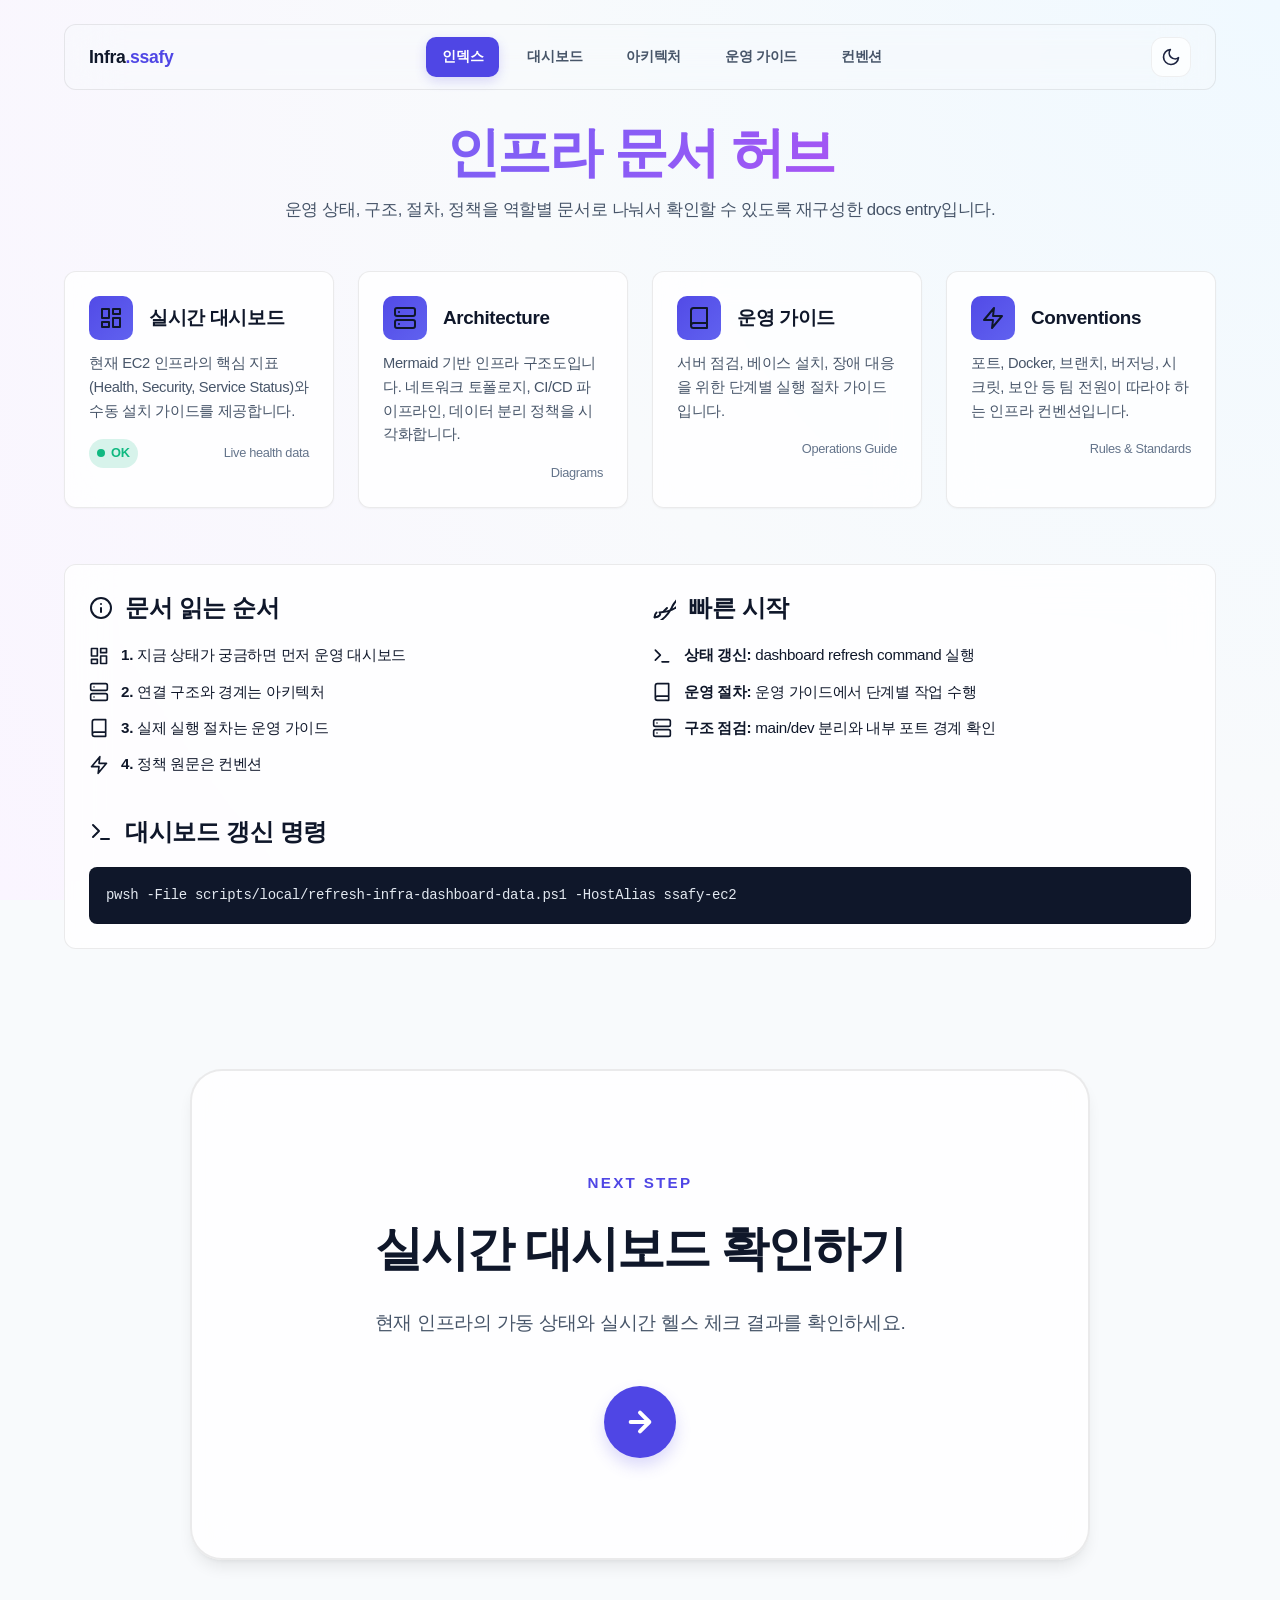
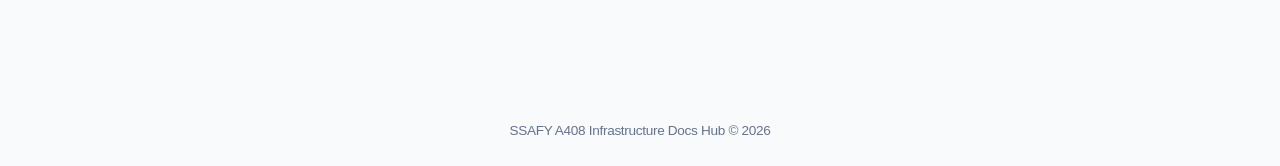
<file: index.html>
<!doctype html>
<html lang="ko">
<head>
  <meta charset="utf-8" />
  <meta name="viewport" content="width=device-width, initial-scale=1" />
  <title>SSAFY 인프라 문서 허브</title>
  <link rel="icon" href="data:image/svg+xml,<svg xmlns=%22http://www.w3.org/2000/svg%22 viewBox=%220 0 100 100%22><text y=%22.9em%22 font-size=%2290%22>🛡️</text></svg>">
  <script src="assets/ssafy-docs.js?v=20260314-3"></script>
  <script>const NEXT_PAGE = 'infra-dashboard.html';</script>
  <style>
    header.reveal-on-scroll {
      margin-bottom: 48px;
    }

    .card-grid {
      display: grid;
      gap: 24px;
      grid-template-columns: repeat(auto-fit, minmax(260px, 1fr));
    }

    .card {
      background: var(--card-bg);
      backdrop-filter: blur(20px);
      -webkit-backdrop-filter: blur(20px);
      border: 1px solid var(--card-border);
      border-radius: var(--radius);
      padding: 24px;
      box-shadow: var(--shadow-sm);
      transition: all var(--transition);
      position: relative;
      overflow: hidden;
      text-decoration: none;
      color: inherit;
      display: block;
    }

    .card:hover {
      transform: translateY(-5px);
      box-shadow: var(--shadow-md), 0 0 24px var(--accent-glow);
      border-color: var(--accent);
    }

    .card-header {
      display: flex;
      align-items: center;
      gap: 16px;
      margin-bottom: 12px;
    }

    .card-icon {
      width: 44px;
      height: 44px;
      border-radius: 10px;
      display: flex;
      align-items: center;
      justify-content: center;
      background: linear-gradient(135deg, var(--accent) -20%, var(--accent-light) 120%);
    }

    .card-icon svg {
      width: 24px;
      height: 24px;
      stroke: white;
    }

    .card-title {
      font-size: 1.18rem;
      font-weight: 700;
      letter-spacing: -0.02em;
      color: var(--text-primary);
    }

    .card-desc {
      font-size: 0.92rem;
      color: var(--text-secondary);
      line-height: 1.6;
    }

    .card-footer {
      margin-top: 16px;
      display: flex;
      justify-content: space-between;
      align-items: center;
      font-size: 0.8rem;
      color: var(--text-muted);
      gap: 12px;
    }

    .status-indicator {
      display: inline-flex;
      align-items: center;
      gap: 6px;
      padding: 4px 8px;
      border-radius: 999px;
      background-color: color-mix(in srgb, var(--status-ok) 16%, transparent);
      color: var(--status-ok);
      font-weight: 700;
    }

    .status-indicator .dot {
      width: 8px;
      height: 8px;
      border-radius: 50%;
      background-color: var(--status-ok);
      animation: pulse-ok 2s infinite;
    }

    .section {
      margin-top: 56px;
      padding: 24px;
      background: var(--card-bg);
      backdrop-filter: blur(20px);
      -webkit-backdrop-filter: blur(20px);
      border: 1px solid var(--card-border);
      border-radius: var(--radius);
    }

    .section-title {
      font-size: 1.5rem;
      font-weight: 700;
      margin-bottom: 16px;
      display: flex;
      align-items: center;
      gap: 12px;
    }

    .section-title svg {
      width: 24px;
      height: 24px;
      stroke: var(--accent);
    }

    .two-col-grid {
      display: grid;
      grid-template-columns: 1fr 1fr;
      gap: 24px;
    }

    .list-item {
      display: flex;
      align-items: center;
      gap: 12px;
      margin-bottom: 12px;
      font-size: 0.95rem;
    }

    .list-item .icon {
      width: 20px;
      height: 20px;
      stroke: var(--accent-light);
    }

    pre {
      background: #020617;
      color: #e2e8f0;
      border: 1px solid var(--card-border);
      border-radius: 8px;
      padding: 16px;
      overflow-x: auto;
      font-size: 0.875rem;
      font-family: "JetBrains Mono", "Fira Code", monospace;
    }

    [data-theme="light"] pre {
      background: #0f172a;
    }

    footer {
      margin-top: 48px;
      text-align: center;
      font-size: 0.85rem;
      color: var(--text-muted);
    }

    @keyframes pulse-ok {
      0%, 100% { box-shadow: 0 0 0 0 color-mix(in srgb, var(--status-ok) 70%, transparent); }
      70% { box-shadow: 0 0 0 8px rgba(34, 197, 94, 0); }
    }

    .card-grid > .reveal-on-scroll:nth-child(1) { transition-delay: 0.08s; }
    .card-grid > .reveal-on-scroll:nth-child(2) { transition-delay: 0.16s; }
    .card-grid > .reveal-on-scroll:nth-child(3) { transition-delay: 0.24s; }
    .card-grid > .reveal-on-scroll:nth-child(4) { transition-delay: 0.32s; }
    .card-grid > .reveal-on-scroll:nth-child(5) { transition-delay: 0.4s; }

    @media (max-width: 768px) {
      .two-col-grid {
        grid-template-columns: 1fr;
      }
    }
  </style>
  <link rel="stylesheet" href="assets/ssafy-docs.css?v=20260314-3" />
</head>
<body>
  <svg style="display:none">
    <symbol id="icon-sun" viewBox="0 0 24 24" fill="none" stroke="currentColor" stroke-width="2" stroke-linecap="round" stroke-linejoin="round"><circle cx="12" cy="12" r="5"></circle><line x1="12" y1="1" x2="12" y2="3"></line><line x1="12" y1="21" x2="12" y2="23"></line><line x1="4.22" y1="4.22" x2="5.64" y2="5.64"></line><line x1="18.36" y1="18.36" x2="19.78" y2="19.78"></line><line x1="1" y1="12" x2="3" y2="12"></line><line x1="21" y1="12" x2="23" y2="12"></line><line x1="4.22" y1="19.78" x2="5.64" y2="18.36"></line><line x1="18.36" y1="5.64" x2="19.78" y2="4.22"></line></symbol>
    <symbol id="icon-moon" viewBox="0 0 24 24" fill="none" stroke="currentColor" stroke-width="2" stroke-linecap="round" stroke-linejoin="round"><path d="M21 12.79A9 9 0 1 1 11.21 3 7 7 0 0 0 21 12.79z"></path></symbol>
    <symbol id="icon-dashboard" viewBox="0 0 24 24" fill="none" stroke="currentColor" stroke-width="2" stroke-linecap="round" stroke-linejoin="round"><rect x="3" y="3" width="7" height="9"></rect><rect x="14" y="3" width="7" height="5"></rect><rect x="14" y="12" width="7" height="9"></rect><rect x="3" y="16" width="7" height="5"></rect></symbol>
    <symbol id="icon-proposal" viewBox="0 0 24 24" fill="none" stroke="currentColor" stroke-width="2" stroke-linecap="round" stroke-linejoin="round"><path d="M15.5 14h-.01"></path><path d="M12.5 17h-.01"></path><path d="M9.5 14h-.01"></path><path d="M6.5 17h-.01"></path><path d="M18.5 11h-.01"></path><path d="m22 2-3 3"></path><path d="M22 2v5h-5"></path><path d="M2 12v5.5a3.5 3.5 0 0 0 3.5 3.5h13A3.5 3.5 0 0 0 22 17.5V9.83a3.5 3.5 0 0 0-1.02-2.4l-4.24-4.24A3.5 3.5 0 0 0 14.17 2H5.5A3.5 3.5 0 0 0 2 5.5Z"></path></symbol>
    <symbol id="icon-guide" viewBox="0 0 24 24" fill="none" stroke="currentColor" stroke-width="2" stroke-linecap="round" stroke-linejoin="round"><path d="M4 19.5v-15A2.5 2.5 0 0 1 6.5 2H20v20H6.5a2.5 2.5 0 0 1 0-5H20"></path></symbol>
    <symbol id="icon-terminal" viewBox="0 0 24 24" fill="none" stroke="currentColor" stroke-width="2" stroke-linecap="round" stroke-linejoin="round"><polyline points="4 17 10 11 4 5"></polyline><line x1="12" y1="19" x2="20" y2="19"></line></symbol>
    <symbol id="icon-hamburger" viewBox="0 0 24 24" fill="none" stroke="currentColor" stroke-width="2" stroke-linecap="round" stroke-linejoin="round"><line x1="3" y1="12" x2="21" y2="12"></line><line x1="3" y1="6" x2="21" y2="6"></line><line x1="3" y1="18" x2="21" y2="18"></line></symbol>
    <symbol id="icon-close" viewBox="0 0 24 24" fill="none" stroke="currentColor" stroke-width="2" stroke-linecap="round" stroke-linejoin="round"><line x1="18" y1="6" x2="6" y2="18"></line><line x1="6" y1="6" x2="18" y2="18"></line></symbol>
    <symbol id="icon-info" viewBox="0 0 24 24" fill="none" stroke="currentColor" stroke-width="2" stroke-linecap="round" stroke-linejoin="round"><circle cx="12" cy="12" r="10"></circle><line x1="12" y1="16" x2="12" y2="12"></line><line x1="12" y1="8" x2="12.01" y2="8"></line></symbol>
    <symbol id="icon-rocket" viewBox="0 0 24 24" fill="none" stroke="currentColor" stroke-width="2" stroke-linecap="round" stroke-linejoin="round"><path d="M4.5 16.5c-1.5 1.26-2 5-2 5s3.74-.5 5-2c.71-.84.7-2.3.05-3.11.66-.06 1.32-.12 2-.2.88-.08 1.76-.19 2.64-.33.88-.14 1.76-.3 2.64-.5.88-.2 1.76-.44 2.64-.73.88-.29 1.76-.63 2.64-1.03.88-.4 1.76-.85 2.64-1.35.88-.5 1.76-1.05 2.64-1.65.88-.6 1.76-1.28 2.64-2.02s1.6-1.6 2.1-2.5c.5-.9.6-2-.3-3.1s-2.2-1.8-3.1-.3c-.9.5-1.82 1.1-2.5 2.1s-1.42 1.76-2.02 2.64c-.6.88-1.15 1.76-1.65 2.64s-.83 1.76-1.35 2.64c-.52.88-1.04 1.76-1.59 2.64s-1.19 1.76-1.89 2.64c-.7.88-1.49 1.76-2.37 2.64s-1.86 1.76-2.93 2.64c-1.07.88-2.23 1.76-3.48 2.64-1.25.88-2.6 1.76-4.03 2.64-1.43.88-2.95 1.76-4.5 2.64-1.55.88-3.15 1.76-4.8 2.64"></path><path d="m15 12-3 3"></path></symbol>
    <symbol id="icon-server" viewBox="0 0 24 24" fill="none" stroke="currentColor" stroke-width="2" stroke-linecap="round" stroke-linejoin="round"><rect x="2" y="2" width="20" height="8" rx="2" ry="2"></rect><rect x="2" y="14" width="20" height="8" rx="2" ry="2"></rect><line x1="6" y1="6" x2="6.01" y2="6"></line><line x1="6" y1="18" x2="6.01" y2="18"></line></symbol>
    <symbol id="icon-zap" viewBox="0 0 24 24" fill="none" stroke="currentColor" stroke-width="2" stroke-linecap="round" stroke-linejoin="round"><polygon points="13 2 3 14 12 14 11 22 21 10 12 10 13 2"></polygon></symbol>
  </svg>

  <main class="container">
    <nav class="main-nav">
      <a href="dashboard-index.html" class="nav-logo">Infra<span class="nav-logo-accent">.ssafy</span></a>
      <div class="nav-links" id="navLinks">
        <a href="dashboard-index.html" class="nav-link active">인덱스</a>
        <a href="infra-dashboard.html" class="nav-link">대시보드</a>
        <a href="infra-architecture.html" class="nav-link">아키텍처</a>
        <a href="infra-runbook.html" class="nav-link">운영 가이드</a>
        <a href="infra-conventions.html" class="nav-link">컨벤션</a>
      </div>
      <div class="nav-controls">
        <button class="theme-toggle" id="themeToggle" aria-label="Toggle theme">
          <svg id="iconSun"><use href="#icon-sun"></use></svg>
          <svg id="iconMoon"><use href="#icon-moon"></use></svg>
        </button>
        <button class="hamburger" id="hamburgerBtn" aria-label="Toggle menu">
          <svg id="iconHamburger"><use href="#icon-hamburger"></use></svg>
          <svg id="iconClose"><use href="#icon-close"></use></svg>
        </button>
      </div>
    </nav>

    <header class="reveal-on-scroll">
      <h1 class="hero-title">인프라 문서 허브</h1>
      <p class="hero-sub">운영 상태, 구조, 절차, 정책을 역할별 문서로 나눠서 확인할 수 있도록 재구성한 docs entry입니다.</p>
    </header>

    <section class="card-grid">
      <a href="infra-dashboard.html" class="card reveal-on-scroll">
        <div class="card-header">
          <div class="card-icon"><svg><use href="#icon-dashboard"></use></svg></div>
          <h2 class="card-title">실시간 대시보드</h2>
        </div>
        <p class="card-desc">현재 EC2 인프라의 핵심 지표(Health, Security, Service Status)와 수동 설치 가이드를 제공합니다.</p>
        <div class="card-footer">
            <span class="status-indicator"><span class="dot"></span>OK</span>
            <span>Live health data</span>
        </div>
      </a>

      <a href="infra-architecture.html" class="card reveal-on-scroll">
        <div class="card-header">
          <div class="card-icon"><svg><use href="#icon-server"></use></svg></div>
          <h2 class="card-title">Architecture</h2>
        </div>
        <p class="card-desc">Mermaid 기반 인프라 구조도입니다. 네트워크 토폴로지, CI/CD 파이프라인, 데이터 분리 정책을 시각화합니다.</p>
        <div class="card-footer">
            <span>&nbsp;</span>
            <span>Diagrams</span>
        </div>
      </a>

      <a href="infra-runbook.html" class="card reveal-on-scroll">
        <div class="card-header">
          <div class="card-icon"><svg><use href="#icon-guide"></use></svg></div>
          <h2 class="card-title">운영 가이드</h2>
        </div>
        <p class="card-desc">서버 점검, 베이스 설치, 장애 대응을 위한 단계별 실행 절차 가이드입니다.</p>
        <div class="card-footer">
            <span>&nbsp;</span>
            <span>Operations Guide</span>
        </div>
      </a>

      <a href="infra-conventions.html" class="card reveal-on-scroll">
        <div class="card-header">
          <div class="card-icon"><svg><use href="#icon-zap"></use></svg></div>
          <h2 class="card-title">Conventions</h2>
        </div>
        <p class="card-desc">포트, Docker, 브랜치, 버저닝, 시크릿, 보안 등 팀 전원이 따라야 하는 인프라 컨벤션입니다.</p>
        <div class="card-footer">
            <span>&nbsp;</span>
            <span>Rules &amp; Standards</span>
        </div>
      </a>
    </section>

    <section class="section reveal-on-scroll" style="transition-delay: 0.46s;">
      <div class="two-col-grid">
        <div>
          <h3 class="section-title"><svg><use href="#icon-info"></use></svg>문서 읽는 순서</h3>
          <div class="list-item"><svg class="icon"><use href="#icon-dashboard"></use></svg><div><strong>1.</strong> 지금 상태가 궁금하면 먼저 운영 대시보드</div></div>
          <div class="list-item"><svg class="icon"><use href="#icon-server"></use></svg><div><strong>2.</strong> 연결 구조와 경계는 아키텍처</div></div>
          <div class="list-item"><svg class="icon"><use href="#icon-guide"></use></svg><div><strong>3.</strong> 실제 실행 절차는 운영 가이드</div></div>
          <div class="list-item"><svg class="icon"><use href="#icon-zap"></use></svg><div><strong>4.</strong> 정책 원문은 컨벤션</div></div>
        </div>
        <div>
          <h3 class="section-title"><svg><use href="#icon-rocket"></use></svg>빠른 시작</h3>
          <div class="list-item"><svg class="icon"><use href="#icon-terminal"></use></svg><div><strong>상태 갱신:</strong> dashboard refresh command 실행</div></div>
          <div class="list-item"><svg class="icon"><use href="#icon-guide"></use></svg><div><strong>운영 절차:</strong> 운영 가이드에서 단계별 작업 수행</div></div>
          <div class="list-item"><svg class="icon"><use href="#icon-server"></use></svg><div><strong>구조 점검:</strong> main/dev 분리와 내부 포트 경계 확인</div></div>
        </div>
      </div>
      <h3 class="section-title" style="margin-top: 24px;"><svg><use href="#icon-terminal"></use></svg>대시보드 갱신 명령</h3>
      <pre><code>pwsh -File scripts/local/refresh-infra-dashboard-data.ps1 -HostAlias ssafy-ec2</code></pre>
    </section>

    <section class="next-step-container reveal-on-scroll">
      <a href="infra-dashboard.html" class="next-page-trigger">
        <div class="next-step-label">Next Step</div>
        <h2 class="next-step-title">실시간 대시보드 확인하기</h2>
        <p class="next-step-desc">현재 인프라의 가동 상태와 실시간 헬스 체크 결과를 확인하세요.</p>
        <div class="next-step-icon">
          <svg viewBox="0 0 24 24" stroke="currentColor" fill="none" stroke-width="2" stroke-linecap="round" stroke-linejoin="round"><path d="M5 12h14M12 5l7 7-7 7"/></svg>
        </div>
      </a>
    </section>

    <footer class="reveal-on-scroll" style="transition-delay: 0.52s;">SSAFY A408 Infrastructure Docs Hub © 2026</footer>
  </main>
</body>
</html>
</file>
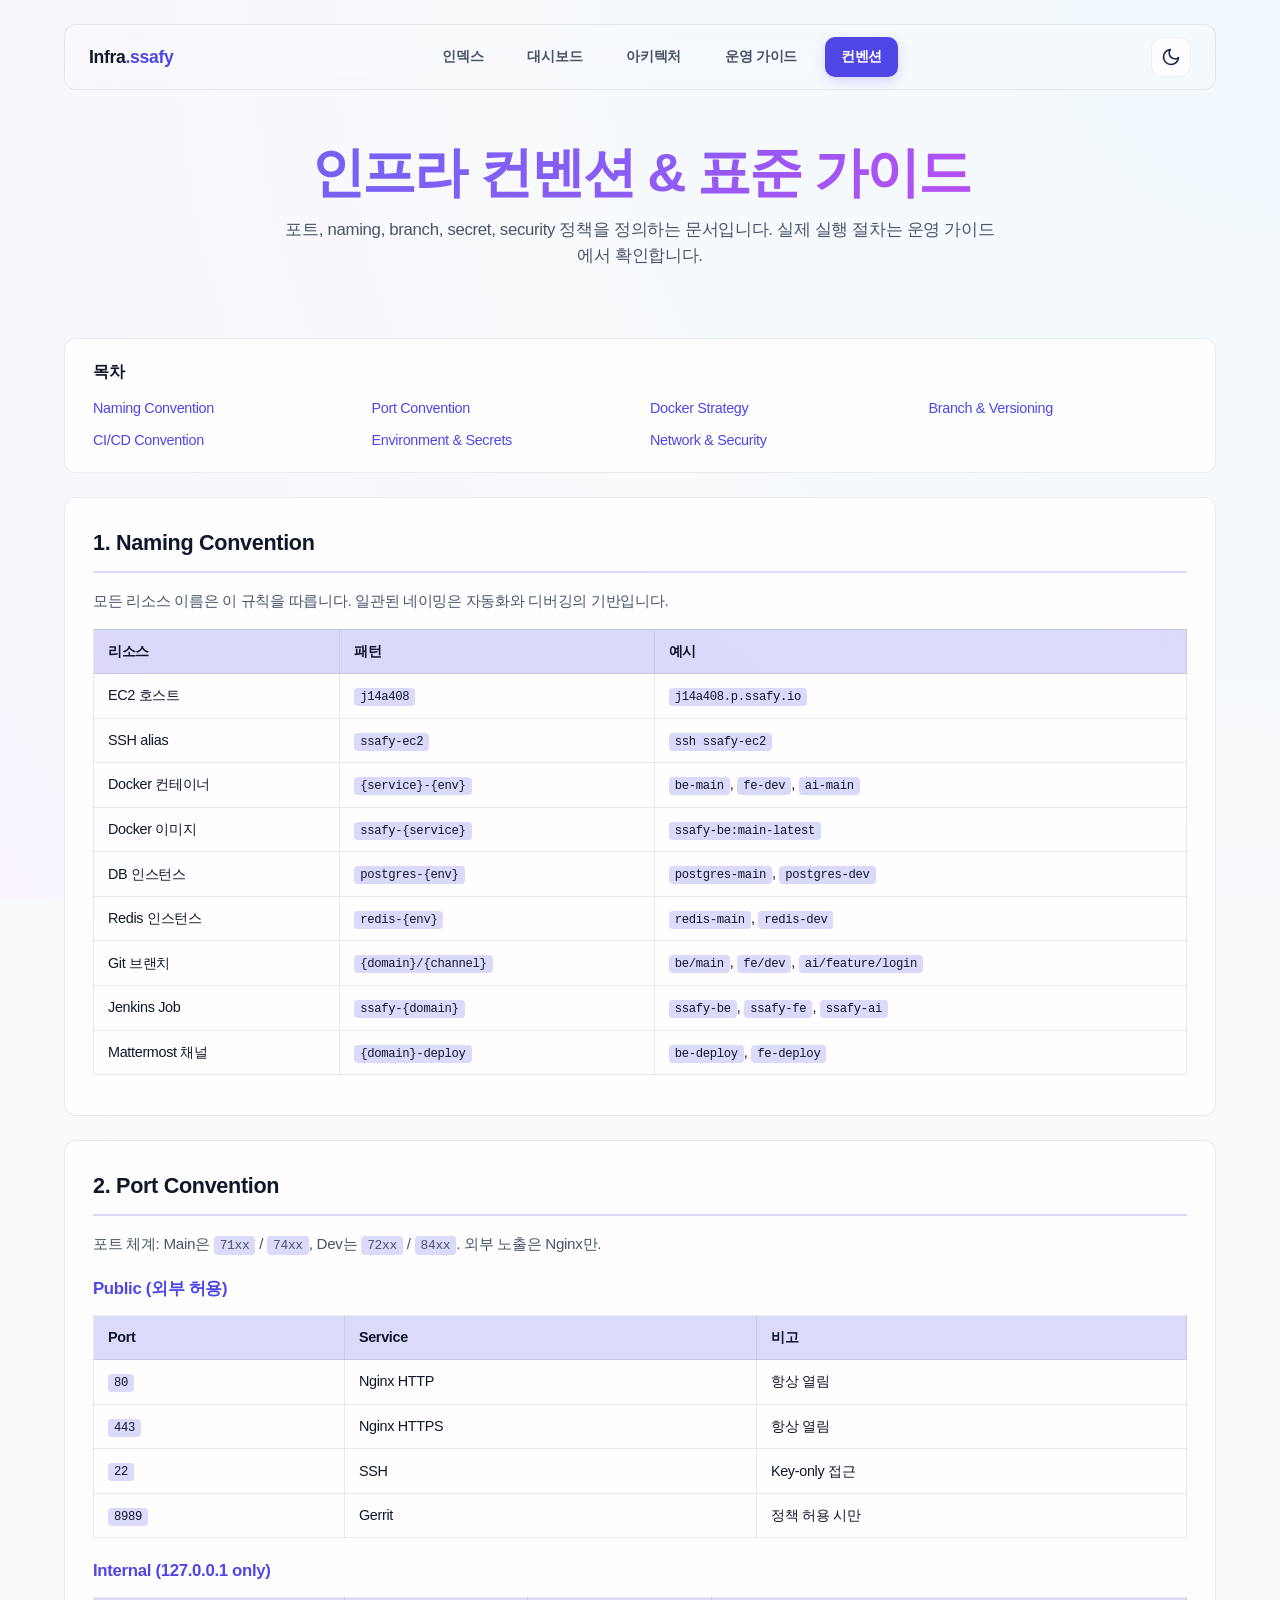
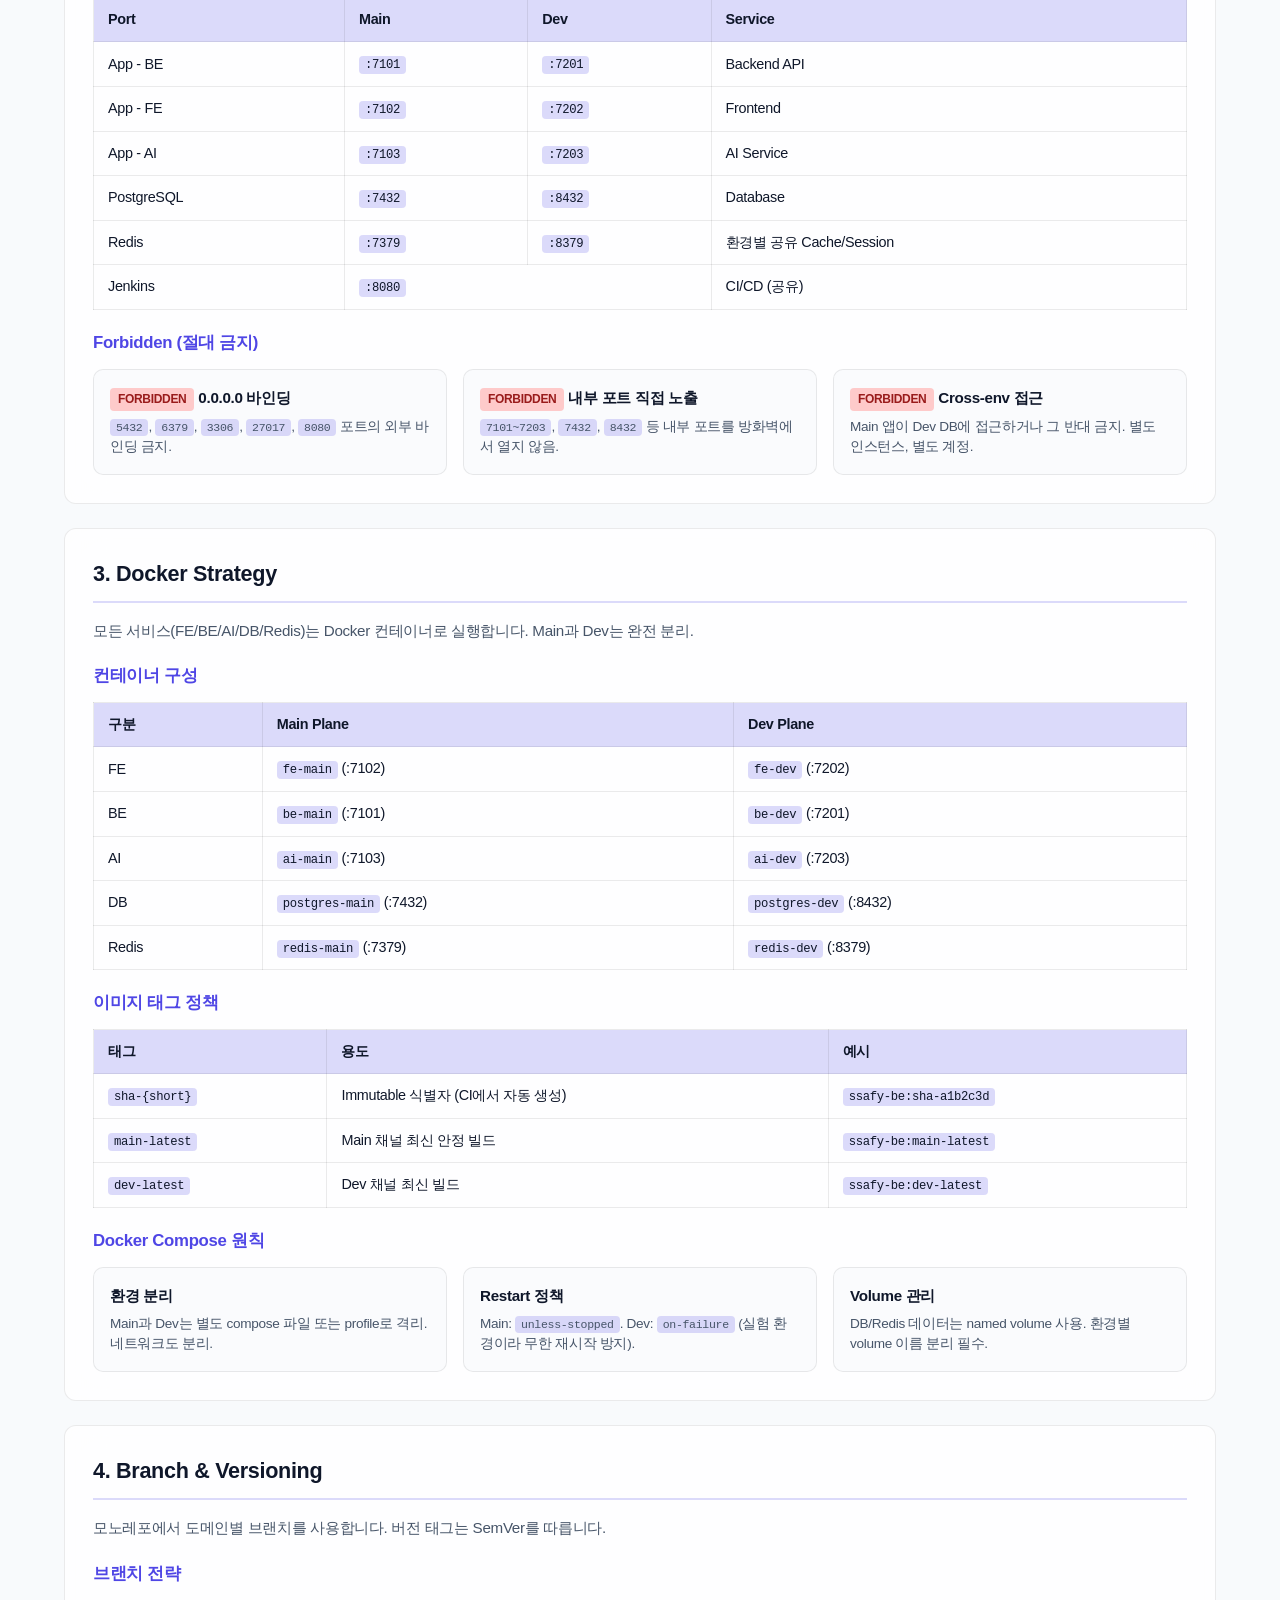
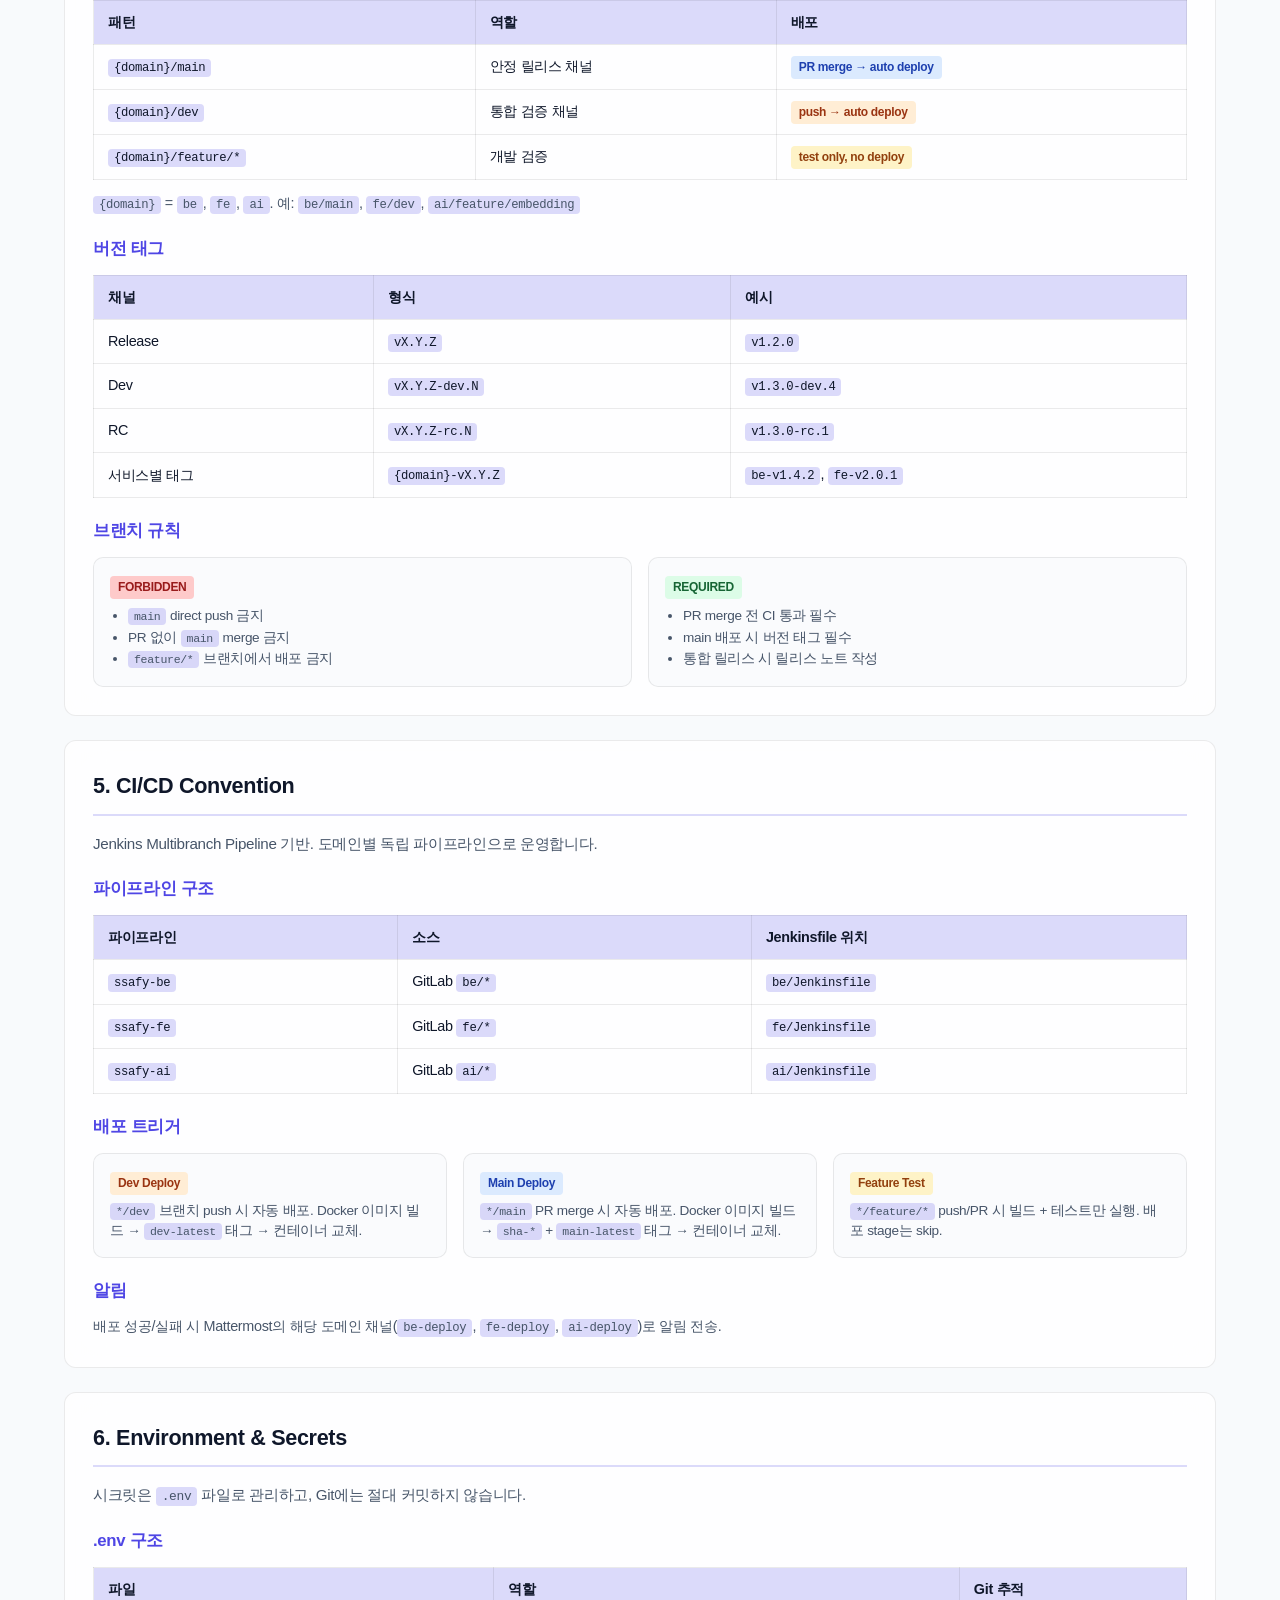
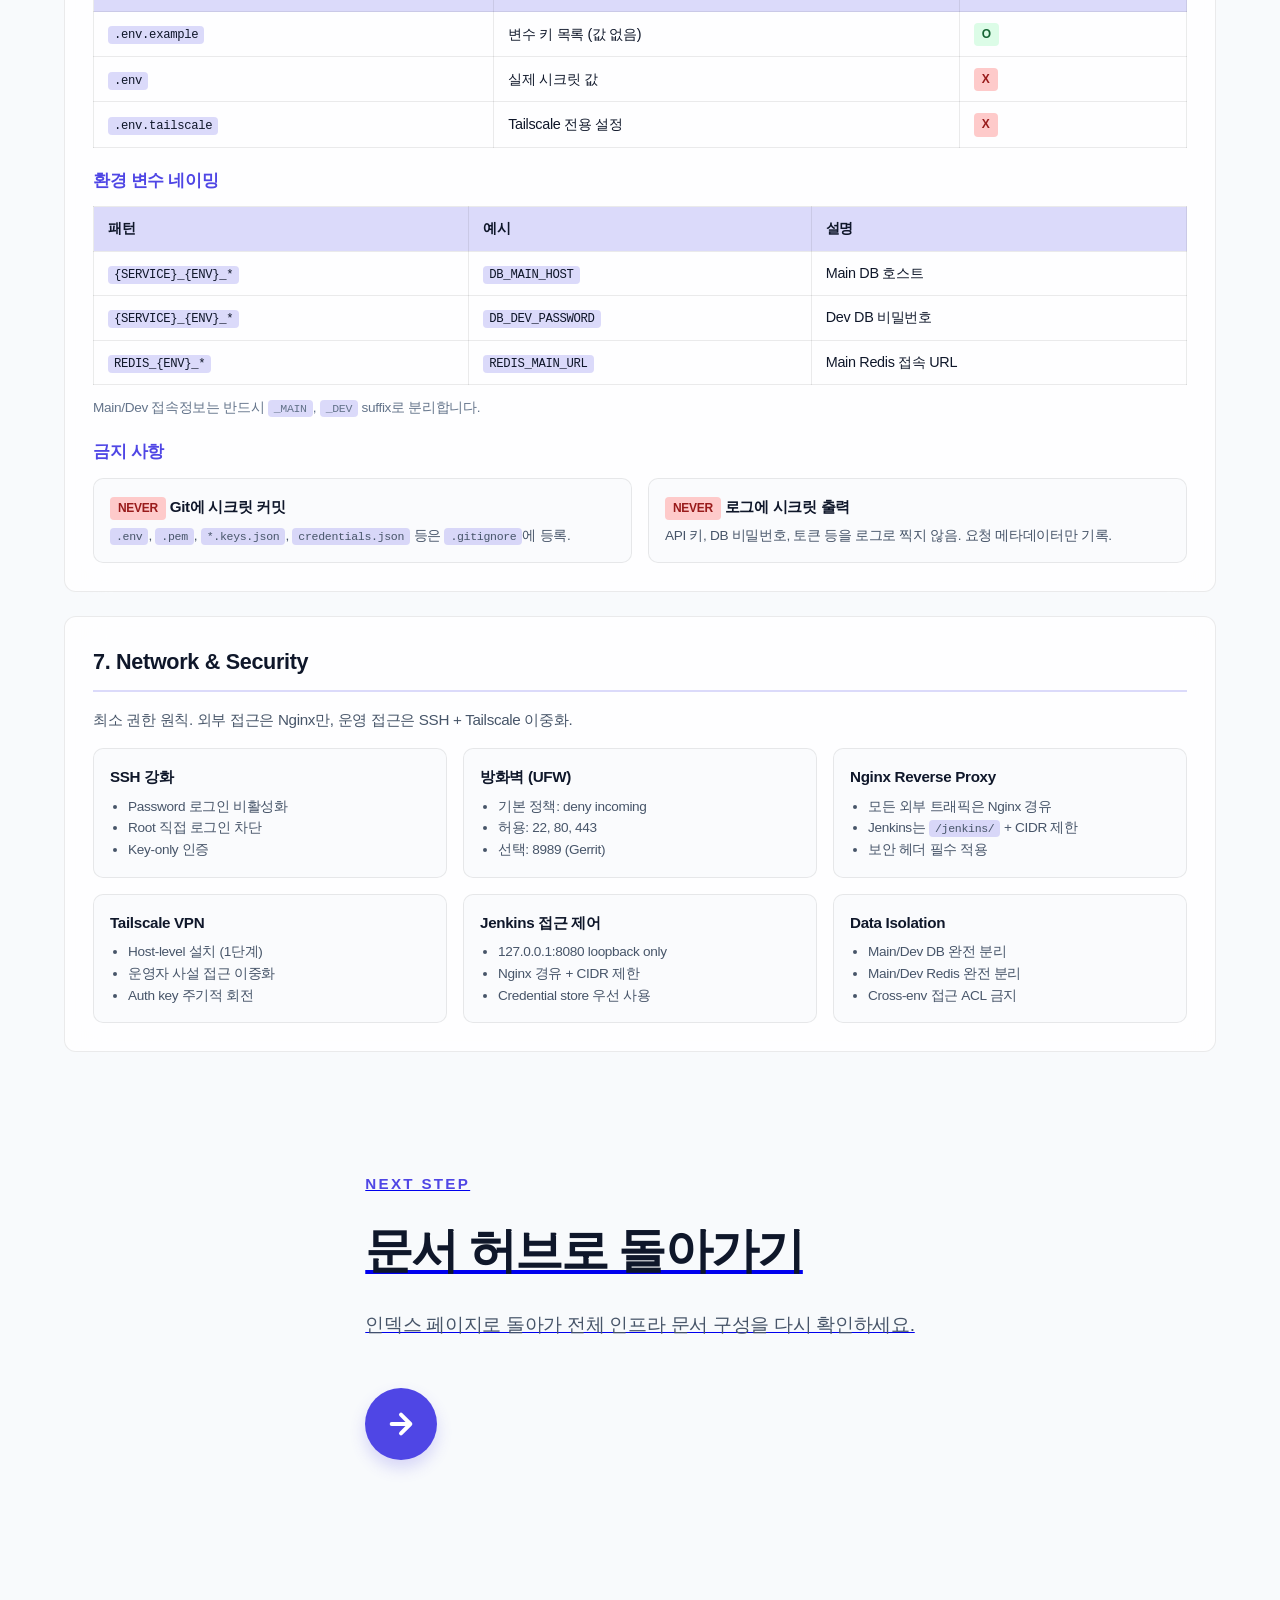
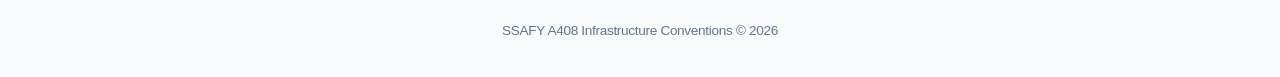
<file: infra-conventions.html>
<!doctype html>
<html lang="ko">
<head>
  <meta charset="utf-8" />
  <meta name="viewport" content="width=device-width, initial-scale=1" />
  <title>SSAFY 인프라 컨벤션 & 표준 가이드</title>
  <link rel="icon" href="data:image/svg+xml,<svg xmlns=%22http://www.w3.org/2000/svg%22 viewBox=%220 0 100 100%22><text y=%22.9em%22 font-size=%2290%22>🛡️</text></svg>">
  <script src="assets/ssafy-docs.js?v=20260314-3"></script>
  <style>
    :root {
      --main-c: #2563eb; --dev-c: #ea580c; --ok-c: #16a34a; --warn-c: #d97706; --danger-c: #dc2626;
    }
    .hero { text-align: center; margin-bottom: 48px; padding: 20px 0; }

    /* TOC */
    .toc { background: var(--card-bg); border: 1px solid var(--card-border); border-radius: var(--radius); padding: 20px 28px; margin-bottom: 24px; backdrop-filter: blur(20px); transition: background-color var(--transition), border-color var(--transition), box-shadow var(--transition); }
    .toc-title { font-weight: 700; margin-bottom: 10px; font-size: 1rem; }
    .toc-list { list-style: none; display: grid; grid-template-columns: repeat(auto-fit, minmax(220px, 1fr)); gap: 6px 20px; }
    .toc-list a { text-decoration: none; color: var(--accent); font-size: 0.9rem; font-weight: 500; transition: color var(--transition); }
    .toc-list a:hover { text-decoration: underline; }

    .section { background: var(--card-bg); backdrop-filter: blur(20px); border: 1px solid var(--card-border); border-radius: var(--radius); padding: 28px; margin-bottom: 24px; transition: background-color var(--transition), border-color var(--transition), box-shadow var(--transition); }
    .section-title { font-size: 1.35rem; font-weight: 700; margin-bottom: 16px; padding-bottom: 10px; border-bottom: 2px solid var(--accent-glow); }
    .section-desc { font-size: 0.95rem; color: var(--text-secondary); margin-bottom: 16px; }
    .subsection { margin-top: 20px; }
    .subsection h3 { font-size: 1.05rem; font-weight: 600; margin-bottom: 10px; color: var(--accent); }

    table { width: 100%; border-collapse: collapse; margin: 12px 0; font-size: 0.9rem; }
    th, td { border: 1px solid var(--card-border); padding: 10px 14px; text-align: left; transition: background-color var(--transition), border-color var(--transition), color var(--transition); }
    th { background: var(--accent-glow); font-weight: 600; }
    tr { transition: background-color var(--transition); }
    tr:hover { background: var(--accent-glow); }

    code { background: var(--accent-glow); padding: 2px 6px; border-radius: 4px; font-size: 0.85em; font-family: "JetBrains Mono", "Fira Code", monospace; transition: background-color var(--transition), color var(--transition); }
    .badge { display: inline-block; padding: 2px 8px; border-radius: 4px; font-size: 0.75rem; font-weight: 600; transition: background-color var(--transition), color var(--transition); }
    .badge-main { background: #dbeafe; color: #1e40af; }
    .badge-dev { background: #ffedd5; color: #9a3412; }
    .badge-ok { background: #dcfce7; color: #166534; }
    .badge-warn { background: #fef3c7; color: #92400e; }
    .badge-danger { background: #fecaca; color: #991b1b; }
    [data-theme="dark"] .badge-main { background: #1e3a5f; color: #93c5fd; }
    [data-theme="dark"] .badge-dev { background: #431407; color: #fdba74; }
    [data-theme="dark"] .badge-ok { background: #1c2b22; color: #86efac; }
    [data-theme="dark"] .badge-warn { background: #2b2517; color: #fcd34d; }
    [data-theme="dark"] .badge-danger { background: #2b1717; color: #fca5a5; }

    .rule-grid { display: grid; grid-template-columns: repeat(auto-fit, minmax(280px, 1fr)); gap: 16px; margin-top: 12px; }
    .rule-card { border: 1px solid var(--card-border); border-radius: 10px; padding: 16px; background: var(--bg-glass); transition: background-color var(--transition), border-color var(--transition), box-shadow var(--transition); }
    .rule-card h4 { font-size: 0.95rem; margin-bottom: 6px; }
    .rule-card p { font-size: 0.85rem; color: var(--text-secondary); line-height: 1.5; }
    .rule-card ul { font-size: 0.85rem; color: var(--text-secondary); padding-left: 18px; }

    footer { margin-top: 48px; text-align: center; font-size: 0.85rem; color: var(--text-muted); padding-bottom: 32px; }
  </style>
  <link rel="stylesheet" href="assets/ssafy-docs.css?v=20260314-3" />
</head>
<body>
  <main class="container">
    <nav class="main-nav">
      <a href="dashboard-index.html" class="nav-logo">Infra<span class="nav-logo-accent">.ssafy</span></a>
      <div class="nav-links" id="navLinks">
        <a href="dashboard-index.html" class="nav-link">인덱스</a>
        <a href="infra-dashboard.html" class="nav-link">대시보드</a>
        <a href="infra-architecture.html" class="nav-link">아키텍처</a>
        <a href="infra-runbook.html" class="nav-link">운영 가이드</a>
        <a href="infra-conventions.html" class="nav-link active">컨벤션</a>
      </div>
      <div class="nav-controls">
        <button class="theme-toggle" id="themeToggle" aria-label="Toggle theme">
          <svg id="iconSun" style="display:none" viewBox="0 0 24 24" fill="none" stroke="currentColor" stroke-width="2" stroke-linecap="round" stroke-linejoin="round"><circle cx="12" cy="12" r="5"></circle><line x1="12" y1="1" x2="12" y2="3"></line><line x1="12" y1="21" x2="12" y2="23"></line><line x1="4.22" y1="4.22" x2="5.64" y2="5.64"></line><line x1="18.36" y1="18.36" x2="19.78" y2="19.78"></line><line x1="1" y1="12" x2="3" y2="12"/><line x1="21" y1="12" x2="23" y2="12"></line><line x1="4.22" y1="19.78" x2="5.64" y2="18.36"/><line x1="18.36" y1="5.64" x2="19.78" y2="4.22"></line></svg>
          <svg id="iconMoon" viewBox="0 0 24 24" fill="none" stroke="currentColor" stroke-width="2" stroke-linecap="round" stroke-linejoin="round"><path d="M21 12.79A9 9 0 1 1 11.21 3 7 7 0 0 0 21 12.79z"></path></svg>
        </button>
        <button class="hamburger" id="hamburgerBtn" aria-label="Toggle menu">
          <svg id="iconHamburger" viewBox="0 0 24 24" fill="none" stroke="currentColor" stroke-width="2" stroke-linecap="round" stroke-linejoin="round"><line x1="3" y1="12" x2="21" y2="12"></line><line x1="3" y1="6" x2="21" y2="6"></line><line x1="3" y1="18" x2="21" y2="18"></line></svg>
          <svg id="iconClose" style="display:none;" viewBox="0 0 24 24" fill="none" stroke="currentColor" stroke-width="2" stroke-linecap="round" stroke-linejoin="round"><line x1="18" y1="6" x2="6" y2="18"></line><line x1="6" y1="6" x2="18" y2="18"></line></svg>
        </button>
      </div>
    </nav>

    <header class="hero">
      <h1 class="hero-title">인프라 컨벤션 & 표준 가이드</h1>
      <p class="hero-sub">포트, naming, branch, secret, security 정책을 정의하는 문서입니다. 실제 실행 절차는 운영 가이드에서 확인합니다.</p>
    </header>

    <div class="toc">
      <div class="toc-title">목차</div>
      <ol class="toc-list">
        <li><a href="#naming">Naming Convention</a></li>
        <li><a href="#ports">Port Convention</a></li>
        <li><a href="#docker">Docker Strategy</a></li>
        <li><a href="#branching">Branch & Versioning</a></li>
        <li><a href="#cicd">CI/CD Convention</a></li>
        <li><a href="#env">Environment & Secrets</a></li>
        <li><a href="#security">Network & Security</a></li>
      </ol>
    </div>

    <!-- 1. Naming Convention -->
    <section class="section" id="naming">
      <h2 class="section-title">1. Naming Convention</h2>
      <p class="section-desc">모든 리소스 이름은 이 규칙을 따릅니다. 일관된 네이밍은 자동화와 디버깅의 기반입니다.</p>
      <table>
        <thead><tr><th>리소스</th><th>패턴</th><th>예시</th></tr></thead>
        <tbody>
          <tr><td>EC2 호스트</td><td><code>j14a408</code></td><td><code>j14a408.p.ssafy.io</code></td></tr>
          <tr><td>SSH alias</td><td><code>ssafy-ec2</code></td><td><code>ssh ssafy-ec2</code></td></tr>
          <tr><td>Docker 컨테이너</td><td><code>{service}-{env}</code></td><td><code>be-main</code>, <code>fe-dev</code>, <code>ai-main</code></td></tr>
          <tr><td>Docker 이미지</td><td><code>ssafy-{service}</code></td><td><code>ssafy-be:main-latest</code></td></tr>
          <tr><td>DB 인스턴스</td><td><code>postgres-{env}</code></td><td><code>postgres-main</code>, <code>postgres-dev</code></td></tr>
          <tr><td>Redis 인스턴스</td><td><code>redis-{env}</code></td><td><code>redis-main</code>, <code>redis-dev</code></td></tr>
          <tr><td>Git 브랜치</td><td><code>{domain}/{channel}</code></td><td><code>be/main</code>, <code>fe/dev</code>, <code>ai/feature/login</code></td></tr>
          <tr><td>Jenkins Job</td><td><code>ssafy-{domain}</code></td><td><code>ssafy-be</code>, <code>ssafy-fe</code>, <code>ssafy-ai</code></td></tr>
          <tr><td>Mattermost 채널</td><td><code>{domain}-deploy</code></td><td><code>be-deploy</code>, <code>fe-deploy</code></td></tr>
        </tbody>
      </table>
    </section>

    <!-- 2. Port Convention -->
    <section class="section" id="ports">
      <h2 class="section-title">2. Port Convention</h2>
      <p class="section-desc">포트 체계: Main은 <code>71xx</code> / <code>74xx</code>, Dev는 <code>72xx</code> / <code>84xx</code>. 외부 노출은 Nginx만.</p>

      <div class="subsection">
        <h3>Public (외부 허용)</h3>
        <table>
          <thead><tr><th>Port</th><th>Service</th><th>비고</th></tr></thead>
          <tbody>
            <tr><td><code>80</code></td><td>Nginx HTTP</td><td>항상 열림</td></tr>
            <tr><td><code>443</code></td><td>Nginx HTTPS</td><td>항상 열림</td></tr>
            <tr><td><code>22</code></td><td>SSH</td><td>Key-only 접근</td></tr>
            <tr><td><code>8989</code></td><td>Gerrit</td><td>정책 허용 시만</td></tr>
          </tbody>
        </table>
      </div>

      <div class="subsection">
        <h3>Internal (127.0.0.1 only)</h3>
        <table>
          <thead><tr><th>Port</th><th>Main</th><th>Dev</th><th>Service</th></tr></thead>
          <tbody>
            <tr><td>App - BE</td><td><code>:7101</code></td><td><code>:7201</code></td><td>Backend API</td></tr>
            <tr><td>App - FE</td><td><code>:7102</code></td><td><code>:7202</code></td><td>Frontend</td></tr>
            <tr><td>App - AI</td><td><code>:7103</code></td><td><code>:7203</code></td><td>AI Service</td></tr>
            <tr><td>PostgreSQL</td><td><code>:7432</code></td><td><code>:8432</code></td><td>Database</td></tr>
            <tr><td>Redis</td><td><code>:7379</code></td><td><code>:8379</code></td><td>환경별 공유 Cache/Session</td></tr>
            <tr><td>Jenkins</td><td colspan="2"><code>:8080</code></td><td>CI/CD (공유)</td></tr>
          </tbody>
        </table>
      </div>

      <div class="subsection">
        <h3>Forbidden (절대 금지)</h3>
        <div class="rule-grid">
          <div class="rule-card">
            <h4><span class="badge badge-danger">FORBIDDEN</span> 0.0.0.0 바인딩</h4>
            <p><code>5432</code>, <code>6379</code>, <code>3306</code>, <code>27017</code>, <code>8080</code> 포트의 외부 바인딩 금지.</p>
          </div>
          <div class="rule-card">
            <h4><span class="badge badge-danger">FORBIDDEN</span> 내부 포트 직접 노출</h4>
            <p><code>7101~7203</code>, <code>7432</code>, <code>8432</code> 등 내부 포트를 방화벽에서 열지 않음.</p>
          </div>
          <div class="rule-card">
            <h4><span class="badge badge-danger">FORBIDDEN</span> Cross-env 접근</h4>
            <p>Main 앱이 Dev DB에 접근하거나 그 반대 금지. 별도 인스턴스, 별도 계정.</p>
          </div>
        </div>
      </div>
    </section>

    <!-- 3. Docker Strategy -->
    <section class="section" id="docker">
      <h2 class="section-title">3. Docker Strategy</h2>
      <p class="section-desc">모든 서비스(FE/BE/AI/DB/Redis)는 Docker 컨테이너로 실행합니다. Main과 Dev는 완전 분리.</p>

      <div class="subsection">
        <h3>컨테이너 구성</h3>
        <table>
          <thead><tr><th>구분</th><th>Main Plane</th><th>Dev Plane</th></tr></thead>
          <tbody>
            <tr><td>FE</td><td><code>fe-main</code> (:7102)</td><td><code>fe-dev</code> (:7202)</td></tr>
            <tr><td>BE</td><td><code>be-main</code> (:7101)</td><td><code>be-dev</code> (:7201)</td></tr>
            <tr><td>AI</td><td><code>ai-main</code> (:7103)</td><td><code>ai-dev</code> (:7203)</td></tr>
            <tr><td>DB</td><td><code>postgres-main</code> (:7432)</td><td><code>postgres-dev</code> (:8432)</td></tr>
            <tr><td>Redis</td><td><code>redis-main</code> (:7379)</td><td><code>redis-dev</code> (:8379)</td></tr>
          </tbody>
        </table>
      </div>

      <div class="subsection">
        <h3>이미지 태그 정책</h3>
        <table>
          <thead><tr><th>태그</th><th>용도</th><th>예시</th></tr></thead>
          <tbody>
            <tr><td><code>sha-{short}</code></td><td>Immutable 식별자 (CI에서 자동 생성)</td><td><code>ssafy-be:sha-a1b2c3d</code></td></tr>
            <tr><td><code>main-latest</code></td><td>Main 채널 최신 안정 빌드</td><td><code>ssafy-be:main-latest</code></td></tr>
            <tr><td><code>dev-latest</code></td><td>Dev 채널 최신 빌드</td><td><code>ssafy-be:dev-latest</code></td></tr>
          </tbody>
        </table>
      </div>

      <div class="subsection">
        <h3>Docker Compose 원칙</h3>
        <div class="rule-grid">
          <div class="rule-card">
            <h4>환경 분리</h4>
            <p>Main과 Dev는 별도 compose 파일 또는 profile로 격리. 네트워크도 분리.</p>
          </div>
          <div class="rule-card">
            <h4>Restart 정책</h4>
            <p>Main: <code>unless-stopped</code>. Dev: <code>on-failure</code> (실험 환경이라 무한 재시작 방지).</p>
          </div>
          <div class="rule-card">
            <h4>Volume 관리</h4>
            <p>DB/Redis 데이터는 named volume 사용. 환경별 volume 이름 분리 필수.</p>
          </div>
        </div>
      </div>
    </section>

    <!-- 4. Branch & Versioning -->
    <section class="section" id="branching">
      <h2 class="section-title">4. Branch & Versioning</h2>
      <p class="section-desc">모노레포에서 도메인별 브랜치를 사용합니다. 버전 태그는 SemVer를 따릅니다.</p>

      <div class="subsection">
        <h3>브랜치 전략</h3>
        <table>
          <thead><tr><th>패턴</th><th>역할</th><th>배포</th></tr></thead>
          <tbody>
            <tr><td><code>{domain}/main</code></td><td>안정 릴리스 채널</td><td><span class="badge badge-main">PR merge → auto deploy</span></td></tr>
            <tr><td><code>{domain}/dev</code></td><td>통합 검증 채널</td><td><span class="badge badge-dev">push → auto deploy</span></td></tr>
            <tr><td><code>{domain}/feature/*</code></td><td>개발 검증</td><td><span class="badge badge-warn">test only, no deploy</span></td></tr>
          </tbody>
        </table>
        <p style="margin-top:10px; font-size:0.9rem; color:var(--text-secondary);">
          <code>{domain}</code> = <code>be</code>, <code>fe</code>, <code>ai</code>.
          예: <code>be/main</code>, <code>fe/dev</code>, <code>ai/feature/embedding</code>
        </p>
      </div>

      <div class="subsection">
        <h3>버전 태그</h3>
        <table>
          <thead><tr><th>채널</th><th>형식</th><th>예시</th></tr></thead>
          <tbody>
            <tr><td>Release</td><td><code>vX.Y.Z</code></td><td><code>v1.2.0</code></td></tr>
            <tr><td>Dev</td><td><code>vX.Y.Z-dev.N</code></td><td><code>v1.3.0-dev.4</code></td></tr>
            <tr><td>RC</td><td><code>vX.Y.Z-rc.N</code></td><td><code>v1.3.0-rc.1</code></td></tr>
            <tr><td>서비스별 태그</td><td><code>{domain}-vX.Y.Z</code></td><td><code>be-v1.4.2</code>, <code>fe-v2.0.1</code></td></tr>
          </tbody>
        </table>
      </div>

      <div class="subsection">
        <h3>브랜치 규칙</h3>
        <div class="rule-grid">
          <div class="rule-card">
            <h4><span class="badge badge-danger">FORBIDDEN</span></h4>
            <ul>
              <li><code>main</code> direct push 금지</li>
              <li>PR 없이 <code>main</code> merge 금지</li>
              <li><code>feature/*</code> 브랜치에서 배포 금지</li>
            </ul>
          </div>
          <div class="rule-card">
            <h4><span class="badge badge-ok">REQUIRED</span></h4>
            <ul>
              <li>PR merge 전 CI 통과 필수</li>
              <li>main 배포 시 버전 태그 필수</li>
              <li>통합 릴리스 시 릴리스 노트 작성</li>
            </ul>
          </div>
        </div>
      </div>
    </section>

    <!-- 5. CI/CD Convention -->
    <section class="section" id="cicd">
      <h2 class="section-title">5. CI/CD Convention</h2>
      <p class="section-desc">Jenkins Multibranch Pipeline 기반. 도메인별 독립 파이프라인으로 운영합니다.</p>

      <div class="subsection">
        <h3>파이프라인 구조</h3>
        <table>
          <thead><tr><th>파이프라인</th><th>소스</th><th>Jenkinsfile 위치</th></tr></thead>
          <tbody>
            <tr><td><code>ssafy-be</code></td><td>GitLab <code>be/*</code></td><td><code>be/Jenkinsfile</code></td></tr>
            <tr><td><code>ssafy-fe</code></td><td>GitLab <code>fe/*</code></td><td><code>fe/Jenkinsfile</code></td></tr>
            <tr><td><code>ssafy-ai</code></td><td>GitLab <code>ai/*</code></td><td><code>ai/Jenkinsfile</code></td></tr>
          </tbody>
        </table>
      </div>

      <div class="subsection">
        <h3>배포 트리거</h3>
        <div class="rule-grid">
          <div class="rule-card">
            <h4><span class="badge badge-dev">Dev Deploy</span></h4>
            <p><code>*/dev</code> 브랜치 push 시 자동 배포. Docker 이미지 빌드 → <code>dev-latest</code> 태그 → 컨테이너 교체.</p>
          </div>
          <div class="rule-card">
            <h4><span class="badge badge-main">Main Deploy</span></h4>
            <p><code>*/main</code> PR merge 시 자동 배포. Docker 이미지 빌드 → <code>sha-*</code> + <code>main-latest</code> 태그 → 컨테이너 교체.</p>
          </div>
          <div class="rule-card">
            <h4><span class="badge badge-warn">Feature Test</span></h4>
            <p><code>*/feature/*</code> push/PR 시 빌드 + 테스트만 실행. 배포 stage는 skip.</p>
          </div>
        </div>
      </div>

      <div class="subsection">
        <h3>알림</h3>
        <p style="font-size:0.9rem; color:var(--text-secondary);">배포 성공/실패 시 Mattermost의 해당 도메인 채널(<code>be-deploy</code>, <code>fe-deploy</code>, <code>ai-deploy</code>)로 알림 전송.</p>
      </div>
    </section>

    <!-- 6. Environment & Secrets -->
    <section class="section" id="env">
      <h2 class="section-title">6. Environment & Secrets</h2>
      <p class="section-desc">시크릿은 <code>.env</code> 파일로 관리하고, Git에는 절대 커밋하지 않습니다.</p>

      <div class="subsection">
        <h3>.env 구조</h3>
        <table>
          <thead><tr><th>파일</th><th>역할</th><th>Git 추적</th></tr></thead>
          <tbody>
            <tr><td><code>.env.example</code></td><td>변수 키 목록 (값 없음)</td><td><span class="badge badge-ok">O</span></td></tr>
            <tr><td><code>.env</code></td><td>실제 시크릿 값</td><td><span class="badge badge-danger">X</span></td></tr>
            <tr><td><code>.env.tailscale</code></td><td>Tailscale 전용 설정</td><td><span class="badge badge-danger">X</span></td></tr>
          </tbody>
        </table>
      </div>

      <div class="subsection">
        <h3>환경 변수 네이밍</h3>
        <table>
          <thead><tr><th>패턴</th><th>예시</th><th>설명</th></tr></thead>
          <tbody>
            <tr><td><code>{SERVICE}_{ENV}_*</code></td><td><code>DB_MAIN_HOST</code></td><td>Main DB 호스트</td></tr>
            <tr><td><code>{SERVICE}_{ENV}_*</code></td><td><code>DB_DEV_PASSWORD</code></td><td>Dev DB 비밀번호</td></tr>
            <tr><td><code>REDIS_{ENV}_*</code></td><td><code>REDIS_MAIN_URL</code></td><td>Main Redis 접속 URL</td></tr>
          </tbody>
        </table>
        <p style="margin-top:10px; font-size:0.85rem; color:var(--text-muted);">Main/Dev 접속정보는 반드시 <code>_MAIN</code>, <code>_DEV</code> suffix로 분리합니다.</p>
      </div>

      <div class="subsection">
        <h3>금지 사항</h3>
        <div class="rule-grid">
          <div class="rule-card">
            <h4><span class="badge badge-danger">NEVER</span> Git에 시크릿 커밋</h4>
            <p><code>.env</code>, <code>.pem</code>, <code>*.keys.json</code>, <code>credentials.json</code> 등은 <code>.gitignore</code>에 등록.</p>
          </div>
          <div class="rule-card">
            <h4><span class="badge badge-danger">NEVER</span> 로그에 시크릿 출력</h4>
            <p>API 키, DB 비밀번호, 토큰 등을 로그로 찍지 않음. 요청 메타데이터만 기록.</p>
          </div>
        </div>
      </div>
    </section>

    <!-- 7. Network & Security -->
    <section class="section" id="security">
      <h2 class="section-title">7. Network & Security</h2>
      <p class="section-desc">최소 권한 원칙. 외부 접근은 Nginx만, 운영 접근은 SSH + Tailscale 이중화.</p>

      <div class="rule-grid">
        <div class="rule-card">
          <h4>SSH 강화</h4>
          <ul>
            <li>Password 로그인 비활성화</li>
            <li>Root 직접 로그인 차단</li>
            <li>Key-only 인증</li>
          </ul>
        </div>
        <div class="rule-card">
          <h4>방화벽 (UFW)</h4>
          <ul>
            <li>기본 정책: deny incoming</li>
            <li>허용: 22, 80, 443</li>
            <li>선택: 8989 (Gerrit)</li>
          </ul>
        </div>
        <div class="rule-card">
          <h4>Nginx Reverse Proxy</h4>
          <ul>
            <li>모든 외부 트래픽은 Nginx 경유</li>
            <li>Jenkins는 <code>/jenkins/</code> + CIDR 제한</li>
            <li>보안 헤더 필수 적용</li>
          </ul>
        </div>
        <div class="rule-card">
          <h4>Tailscale VPN</h4>
          <ul>
            <li>Host-level 설치 (1단계)</li>
            <li>운영자 사설 접근 이중화</li>
            <li>Auth key 주기적 회전</li>
          </ul>
        </div>
        <div class="rule-card">
          <h4>Jenkins 접근 제어</h4>
          <ul>
            <li>127.0.0.1:8080 loopback only</li>
            <li>Nginx 경유 + CIDR 제한</li>
            <li>Credential store 우선 사용</li>
          </ul>
        </div>
        <div class="rule-card">
          <h4>Data Isolation</h4>
          <ul>
            <li>Main/Dev DB 완전 분리</li>
            <li>Main/Dev Redis 완전 분리</li>
            <li>Cross-env 접근 ACL 금지</li>
          </ul>
        </div>
      </div>
    </section>

    <section class="next-step-container reveal-on-scroll">
      <a href="dashboard-index.html" class="next-step-card">
        <div class="next-step-label">Next Step</div>
        <h2 class="next-step-title">문서 허브로 돌아가기</h2>
        <p class="next-step-desc">인덱스 페이지로 돌아가 전체 인프라 문서 구성을 다시 확인하세요.</p>
        <div class="next-step-icon">
          <svg viewBox="0 0 24 24" stroke="currentColor" fill="none" stroke-width="2" stroke-linecap="round" stroke-linejoin="round"><path d="M5 12h14M12 5l7 7-7 7"/></svg>
        </div>
      </a>
    </section>

    <footer>
      SSAFY A408 Infrastructure Conventions &copy; 2026
    </footer>
  </main>
</body>
</html>
</file>
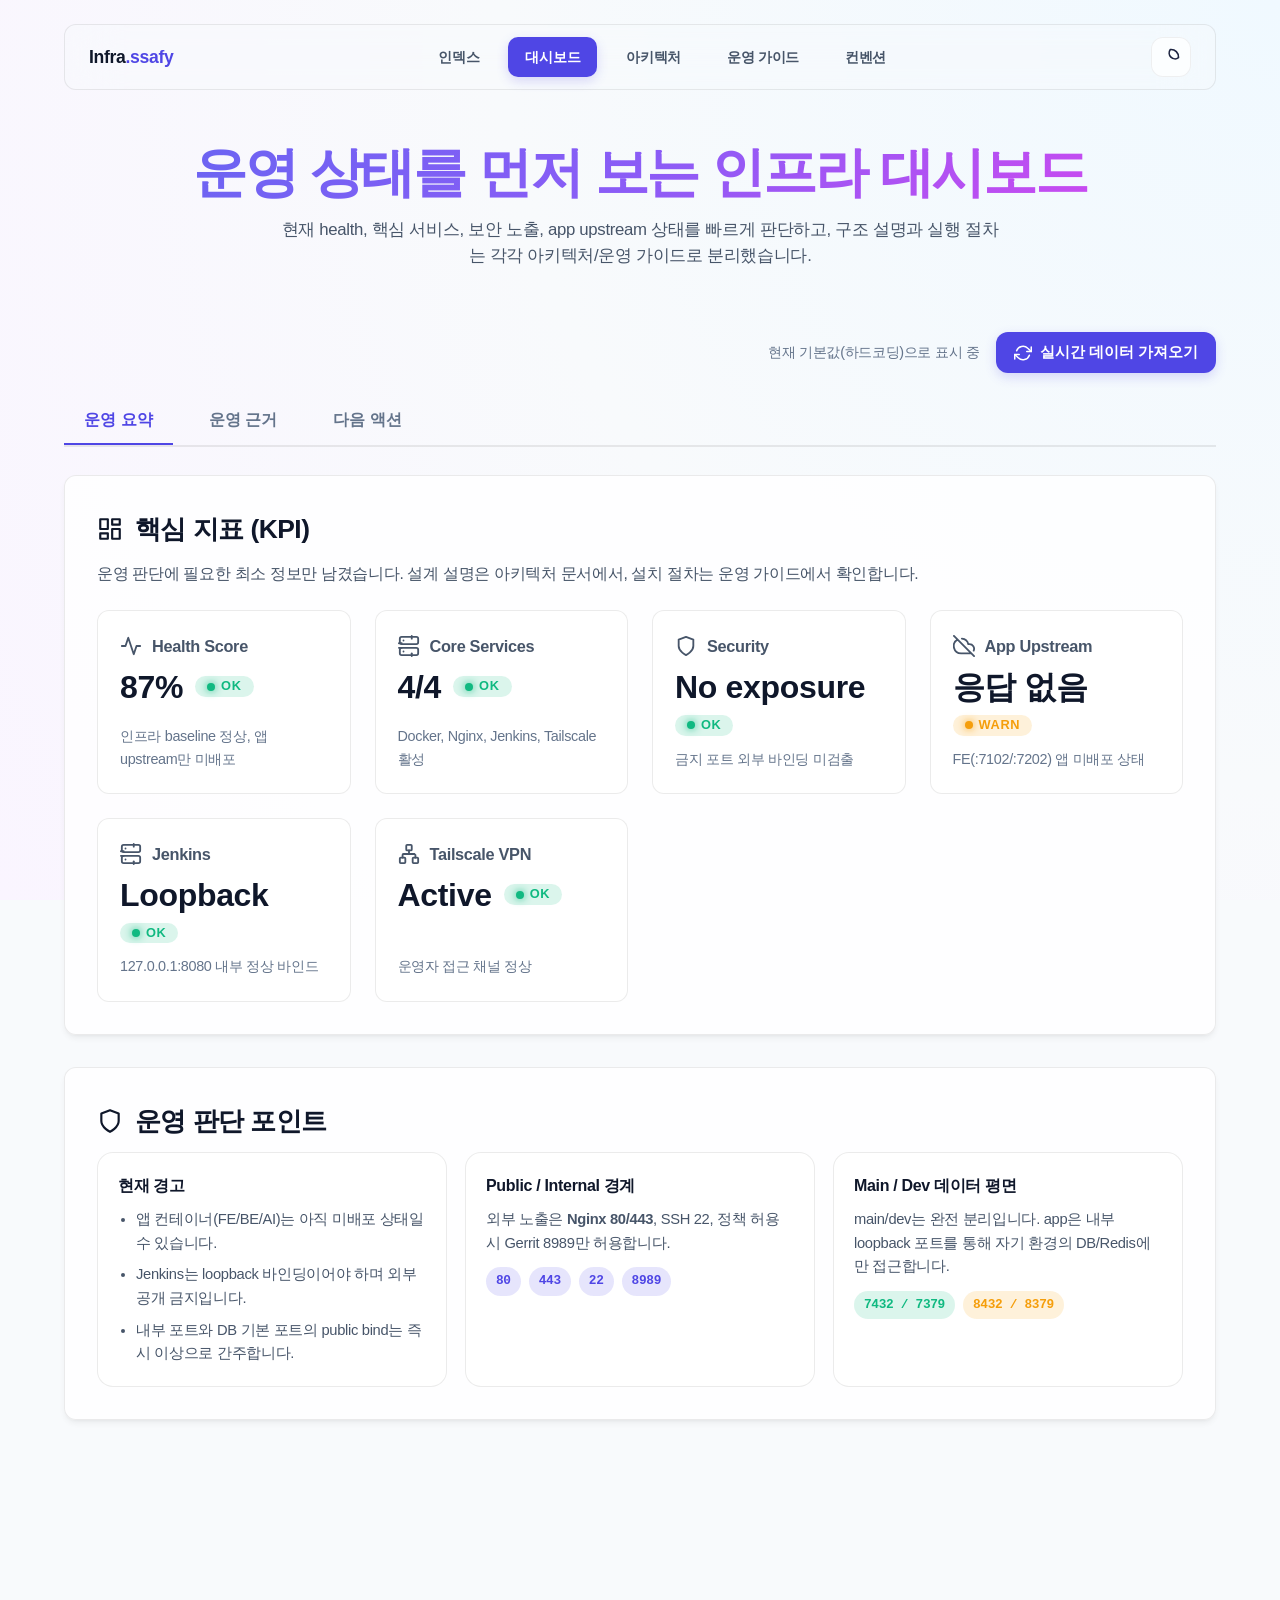
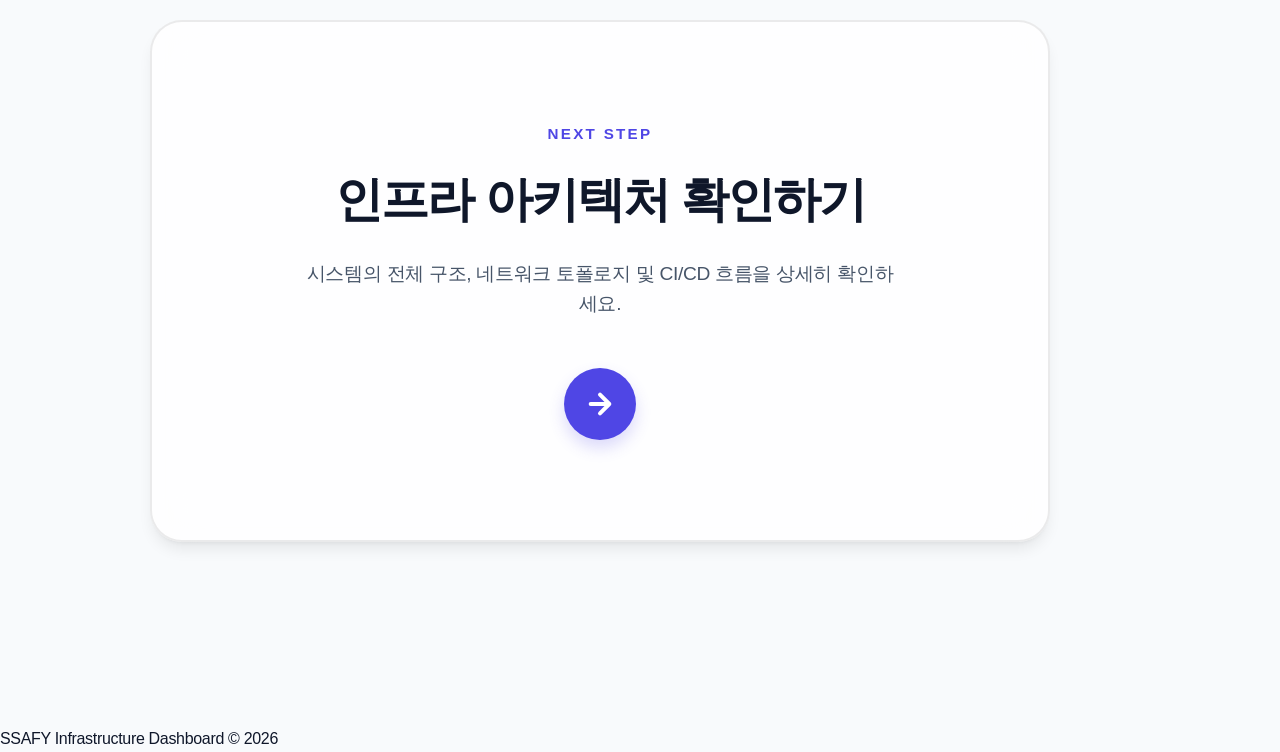
<file: infra-dashboard.html>
<!doctype html>
<html lang="ko">
<head>
  <meta charset="utf-8" />
  <meta name="viewport" content="width=device-width, initial-scale=1" />
  <title>SSAFY 운영 대시보드</title>
  <link rel="icon" href="data:image/svg+xml,<svg xmlns=%22http://www.w3.org/2000/svg%22 viewBox=%220 0 100 100%22><text y=%22.9em%22 font-size=%2290%22>🛡️</text></svg>">
  <script src="assets/ssafy-docs.js?v=20260314-3"></script>
  <style>
    .hero {
      text-align: center;
      margin-bottom: 42px;
      padding: 20px 0;
    }

    /* === Shared Panels === */
    .panel { position: relative; background: var(--card-bg); border-radius: var(--radius); padding: 32px; box-shadow: var(--shadow-md); margin-bottom: 32px; border: 1px solid var(--card-border); z-index: 5; overflow: visible; }
    
    /* === Navigation === */
    .main-nav { z-index: 1000; position: sticky; top: 16px; } /* 네비게이션 최상단 */

    .container { 
      max-width: 1200px; margin: 0 auto; padding: 24px; 
      position: relative; z-index: 10; 
      transition: transform 0.2s ease-out, opacity 0.2s ease-out;
    }

    .panel::before {
      content: '';
      position: absolute;
      inset: -1px;
      border-radius: inherit;
      padding: 1px;
      background: var(--gradient-border);
      -webkit-mask: linear-gradient(#fff 0 0) content-box, linear-gradient(#fff 0 0);
      -webkit-mask-composite: xor;
      mask-composite: exclude;
      opacity: 0;
      transition: opacity var(--transition);
      z-index: -1;
      pointer-events: none;
    }

    .panel:hover::before {
      opacity: 1;
    }

    .section-title {
      font-size: 1.65rem;
      font-weight: 800;
      display: flex;
      align-items: center;
      gap: 12px;
      margin-bottom: 10px;
      letter-spacing: -0.02em;
    }

    .section-title svg {
      width: 26px;
      height: 26px;
      stroke: var(--accent);
    }

    .section-desc {
      font-size: 0.98rem;
      color: var(--text-secondary);
      margin-bottom: 24px;
      max-width: 860px;
    }

    .toolbar {
      display: flex;
      justify-content: flex-end;
      gap: 16px;
      align-items: center;
      flex-wrap: wrap;
      margin-bottom: 24px;
    }

    #statusMsg {
      font-size: 0.9rem;
      color: var(--text-muted);
      font-weight: 500;
    }

    .btn {
      padding: 10px 18px;
      border-radius: 12px;
      border: none;
      cursor: pointer;
      font-weight: 700;
      font-size: 0.95rem;
      transition: all var(--transition);
      display: inline-flex;
      align-items: center;
      gap: 8px;
      text-decoration: none;
    }

    .btn-primary {
      background: var(--accent);
      color: white;
      box-shadow: 0 4px 12px var(--accent-glow);
    }

    .btn-primary:hover {
      transform: translateY(-2px);
      box-shadow: 0 6px 20px var(--accent-glow);
      filter: brightness(1.05);
    }

    .btn-secondary {
      background: color-mix(in srgb, var(--card-bg) 92%, transparent);
      color: var(--text-primary);
      border: 1px solid var(--card-border);
    }

    .btn-secondary:hover {
      border-color: color-mix(in srgb, var(--accent) 35%, var(--card-border));
    }

    .spinner {
      animation: rotate 2s linear infinite;
      display: none;
      margin-right: 8px;
      width: 18px;
      height: 18px;
    }

    .refreshing .spinner { display: inline-block; }
    .refreshing #refreshText { opacity: 0.7; }
    @keyframes rotate { 100% { transform: rotate(360deg); } }

    .tabs-container {
      display: flex;
      gap: 16px;
      border-bottom: 2px solid var(--card-border);
      margin-bottom: 28px;
      overflow-x: auto;
      -ms-overflow-style: none;
      scrollbar-width: none;
    }

    .tabs-container::-webkit-scrollbar { display: none; }

    .tab-btn {
      padding: 12px 20px;
      border: none;
      background: transparent;
      color: var(--text-muted);
      border-bottom: 4px solid transparent;
      margin-bottom: -2px;
      font-weight: 700;
      font-size: 1.02rem;
      cursor: pointer;
      white-space: nowrap;
      transition: all var(--transition);
    }

    .tab-btn:hover { color: var(--text-primary); }
    .tab-btn.active { color: var(--accent); border-bottom-color: var(--accent); }

    .tab-content { display: none; }
    .tab-content.active { display: block; animation: tab-fade-in 0.35s ease-out forwards; }
    @keyframes tab-fade-in { from { opacity: 0; transform: translateY(12px); } to { opacity: 1; transform: translateY(0); } }

    .status-badge {
      display: inline-flex;
      align-items: center;
      gap: 6px;
      padding: 4px 12px;
      font-size: 0.8rem;
      font-weight: 800;
      text-transform: uppercase;
      border-radius: 99px;
      letter-spacing: 0.05em;
    }

    .status-badge .dot {
      width: 8px;
      height: 8px;
      border-radius: 50%;
      box-shadow: 0 0 8px currentColor;
    }

    .status-badge.ok { color: var(--status-ok); background: color-mix(in srgb, var(--status-ok) 15%, transparent); }
    .status-badge.ok .dot { background: var(--status-ok); }
    .status-badge.warn { color: var(--status-warn); background: color-mix(in srgb, var(--status-warn) 15%, transparent); }
    .status-badge.warn .dot { background: var(--status-warn); }
    .status-badge.error { color: var(--status-error); background: color-mix(in srgb, var(--status-error) 15%, transparent); }
    .status-badge.error .dot { background: var(--status-error); }
    .status-badge.unknown { color: var(--text-muted); background: color-mix(in srgb, var(--text-muted) 15%, transparent); }
    .status-badge.unknown .dot { background: var(--text-muted); }

    .kpi-grid {
      display: grid;
      grid-template-columns: repeat(4, 1fr);
      gap: 24px;
    }

    .kpi-card {
      background: var(--card-bg);
      border-radius: var(--radius);
      padding: 22px;
      display: flex;
      flex-direction: column;
      gap: 12px;
      transition: all var(--transition);
      border: 1px solid var(--card-border);
      position: relative;
    }

    .kpi-card:hover {
      transform: translateY(-5px);
      box-shadow: 0 12px 24px var(--accent-glow);
      border-color: var(--accent-light);
    }

    .kpi-label {
      display: flex;
      align-items: center;
      gap: 10px;
      font-weight: 700;
      font-size: 1.02rem;
      color: var(--text-secondary);
    }

    .kpi-label svg {
      width: 22px;
      height: 22px;
      stroke: var(--accent);
    }

    .kpi-value {
      font-size: 2rem;
      font-weight: 800;
      display: flex;
      align-items: center;
      gap: 12px;
      line-height: 1;
      color: var(--text-primary);
      flex-wrap: wrap;
    }

    .kpi-footer {
      font-size: 0.9rem;
      color: var(--text-muted);
      margin-top: auto;
      font-weight: 500;
    }

    .trend {
      display: inline-flex;
      align-items: center;
      gap: 4px;
      font-weight: 700;
    }

    .trend svg { width: 16px; height: 16px; }
    .trend.up { color: var(--status-ok); }
    .trend.down { color: var(--status-error); }

    .summary-grid,
    .source-grid,
    .action-grid {
      display: grid;
      grid-template-columns: repeat(auto-fit, minmax(240px, 1fr));
      gap: 18px;
    }

    .summary-card,
    .source-card,
    .action-card {
      padding: 20px;
      border-radius: 16px;
      border: 1px solid var(--card-border);
      background: color-mix(in srgb, var(--card-bg) 92%, transparent);
      transition: background-color var(--transition), border-color var(--transition), color var(--transition), box-shadow var(--transition), transform var(--transition);
    }

    .summary-card h3,
    .source-card h3,
    .action-card h3 {
      font-size: 1rem;
      margin-bottom: 10px;
      color: var(--text-primary);
    }

    .summary-card p,
    .source-card p,
    .action-card p,
    .alert-list li {
      color: var(--text-secondary);
      font-size: 0.92rem;
      line-height: 1.6;
    }

    .alert-list {
      padding-left: 18px;
      margin: 0;
      display: grid;
      gap: 8px;
    }

    .port-badges {
      display: flex;
      flex-wrap: wrap;
      gap: 8px;
      margin-top: 12px;
    }

    .port-badge {
      display: inline-flex;
      align-items: center;
      padding: 4px 10px;
      border-radius: 999px;
      font-size: 0.8rem;
      font-weight: 700;
      font-family: "JetBrains Mono", "Fira Code", monospace;
      background: color-mix(in srgb, var(--accent) 14%, transparent);
      color: var(--accent);
    }

    .port-main { background: color-mix(in srgb, #10b981 15%, transparent); color: #10b981; }
    .port-dev { background: color-mix(in srgb, #f59e0b 15%, transparent); color: #f59e0b; }

    .inline-links {
      display: flex;
      flex-wrap: wrap;
      gap: 10px;
      margin-top: 14px;
    }

    .inline-link {
      display: inline-flex;
      align-items: center;
      justify-content: center;
      padding: 8px 12px;
      border-radius: 999px;
      border: 1px solid color-mix(in srgb, var(--accent) 18%, var(--card-border));
      background: color-mix(in srgb, var(--card-bg) 90%, transparent);
      color: var(--text-primary);
      font-size: 0.85rem;
      font-weight: 700;
      text-decoration: none;
      transition: all var(--transition);
    }

    .inline-link:hover {
      border-color: color-mix(in srgb, var(--accent) 35%, var(--card-border));
      box-shadow: 0 8px 18px -14px var(--accent-glow);
    }

    .table-container {
      overflow: visible;
      border-radius: 12px;
      border: 1px solid var(--card-border);
      background: var(--bg);
      transition: background-color var(--transition), border-color var(--transition), box-shadow var(--transition);
    }

    .table {
      width: 100%;
      border-collapse: collapse;
      font-size: 0.95rem;
      min-width: 900px;
      table-layout: fixed;
    }

    .table th,
    .table td {
      padding: 16px 20px;
      text-align: left;
      border-bottom: 1px solid var(--card-border);
      vertical-align: middle;
      overflow: hidden;
      text-overflow: ellipsis;
      white-space: nowrap;
      transition: background-color var(--transition), border-color var(--transition), color var(--transition);
    }

    .table thead th {
      font-weight: 700;
      color: var(--text-secondary);
      background: rgba(0,0,0,0.02);
      text-transform: uppercase;
      letter-spacing: 0.05em;
      font-size: 0.82rem;
    }

    [data-theme="dark"] .table thead th { background: rgba(255,255,255,0.02); }
    .table tbody tr:nth-child(even) { background-color: var(--bg-glass); }
    .table tbody tr:hover { background-color: color-mix(in srgb, var(--accent) 5%, transparent); }
    .plan-row { cursor: pointer; user-select: none; }
    .plan-row:hover { background: var(--bg-glass); }
    .plan-row:focus-visible { outline: 2px solid var(--accent); outline-offset: -2px; }
    .plan-row .toggle-icon { transition: transform 0.3s; display: inline-block; }
    .plan-row.open .toggle-icon { transform: rotate(90deg); }
    .detail-row { display: none; }
    .detail-row.open { display: table-row; }
    .detail-cell { padding: 0 !important; background: transparent !important; overflow: visible !important; white-space: normal !important; }
    .detail-content {
      overflow: hidden;
      max-height: 0;
      padding: 0 24px;
      background: color-mix(in srgb, var(--accent) 3%, var(--card-bg));
      border-left: 4px solid var(--accent);
      font-size: 0.85rem;
      white-space: normal;
      transition: background-color var(--transition), border-color var(--transition), color var(--transition), max-height 0.3s ease, padding 0.3s ease, box-shadow var(--transition);
    }

    .detail-content.expanded {
      padding: 20px 24px 30px;
      max-height: 2200px;
      overflow: visible;
      border-bottom: 1px solid var(--card-border);
    }

    .detail-content .inline-links {
      margin-top: 18px;
      padding-bottom: 6px;
    }

    .detail-content pre {
      margin: 12px 0;
      background: #0f172a;
      color: #f8fafc;
      border-radius: 12px;
      padding: 18px;
      font-size: 0.88rem;
      font-family: "JetBrains Mono", Consolas, monospace;
      overflow-x: auto;
    }

    code {
      font-family: "JetBrains Mono", Consolas, monospace;
      background: color-mix(in srgb, var(--accent) 12%, transparent);
      color: var(--accent);
      padding: 3px 6px;
      border-radius: 6px;
      font-size: 0.9em;
      font-weight: 600;
    }

    [data-theme="dark"] code { color: var(--accent-light); }

    @media (max-width: 768px) {
      .kpi-grid,
      .summary-grid,
      .source-grid,
      .action-grid {
        grid-template-columns: 1fr;
      }

      .table-container { border: none; background: transparent; }
      .table thead { display: none; }
      .table, .table tbody, .table tr, .table td { display: block; width: 100%; }
      .table tr { background: var(--card-bg); margin-bottom: 16px; border: 1px solid var(--card-border); border-radius: var(--radius); padding: 12px; }
      .table td {
        border: none;
        padding: 8px 4px;
        display: flex;
        justify-content: space-between;
        align-items: flex-start;
        text-align: right;
        border-bottom: 1px solid rgba(0,0,0,0.03);
      }
      [data-theme="dark"] .table td { border-bottom-color: rgba(255,255,255,0.03); }
      .table td:last-child { border-bottom: none; }
      .table td::before {
        content: attr(data-label);
        font-weight: 700;
        color: var(--text-muted);
        text-align: left;
        flex-shrink: 0;
        margin-right: 16px;
      }
      .tabs-container { padding-bottom: 4px; }
      .tab-btn { padding: 10px 14px; font-size: 0.96rem; }
    }

    .detail-content h4 { color: var(--accent); margin-bottom: 12px; font-size: 1rem; }
    .detail-content pre { margin: 16px 0; background: #0f172a; color: #f8fafc; padding: 20px; border-radius: 12px; font-family: "JetBrains Mono", monospace; font-size: 0.85rem; line-height: 1.6; }

    /* === Navigation UI Fix === */
    .nav-link { 
      display: inline-flex; align-items: center; justify-content: center;
      text-decoration: none; color: var(--text-secondary); font-weight: 600; font-size: 0.9rem; 
      padding: 8px 16px; border-radius: 10px; transition: all var(--transition);
      border: 1px solid transparent; height: 40px; line-height: 1; margin: 0;
    }
    .nav-link:hover { color: var(--accent); background: color-mix(in srgb, var(--accent) 8%, transparent); }
    .nav-link.active { color: white !important; background: var(--accent) !important; box-shadow: 0 4px 12px var(--accent-glow); }
  </style>
  <link rel="stylesheet" href="assets/ssafy-docs.css?v=20260314-3" />
</head>
<body>
  <svg style="display:none">
    <symbol id="icon-sun" viewBox="0 0 24 24" fill="none" stroke="currentColor" stroke-width="2" stroke-linecap="round" stroke-linejoin="round"><circle cx="12" cy="12" r="5"></circle><line x1="12" y1="1" x2="12" y2="3"></line><line x1="12" y1="21" x2="12" y2="23"></line><line x1="4.22" y1="4.22" x2="5.64" y2="5.64"></line><line x1="18.36" y1="18.36" x2="19.78" y2="19.78"></line><line x1="1" y1="12" x2="3" y2="12"></line><line x1="21" y1="12" x2="23" y2="12"></line><line x1="4.22" y1="19.78" x2="5.64" y2="18.36"></line><line x1="18.36" y1="5.64" x2="19.78" y2="4.22"></line></symbol>
    <symbol id="icon-moon" viewBox="0 0 24 24" fill="none" stroke="currentColor" stroke-width="2" stroke-linecap="round" stroke-linejoin="round"><path d="M21 12.79A9 9 0 0 0 11.21 3 7 7 0 0 0 21 12.79z"></path></symbol>
    <symbol id="icon-refresh" viewBox="0 0 24 24" fill="none" stroke="currentColor" stroke-width="2" stroke-linecap="round" stroke-linejoin="round"><polyline points="23 4 23 10 17 10"></polyline><polyline points="1 20 1 14 7 14"></polyline><path d="M3.51 9a9 9 0 0 1 14.85-3.36L23 10M1 14l4.64 4.36A9 9 0 0 0 20.49 15"></path></symbol>
    <symbol id="icon-activity" viewBox="0 0 24 24" fill="none" stroke="currentColor" stroke-width="2" stroke-linecap="round" stroke-linejoin="round"><polyline points="22 12 18 12 15 21 9 3 6 12 2 12"></polyline></symbol>
    <symbol id="icon-server" viewBox="0 0 24 24" fill="none" stroke="currentColor" stroke-width="2" stroke-linecap="round" stroke-linejoin="round"><rect x="2" y="2" width="20" height="8" rx="2" ry="2"></rect><rect x="2" y="14" width="20" height="8" rx="2" ry="2"></rect><line x1="6" y1="6" x2="6.01" y2="6"></line><line x1="6" y1="18" x2="6.01" y2="18"></line><line x1="15" y1="1" x2="15" y2="4"></line><line x1="15" y1="20" x2="15" y2="23"></line><line x1="1" y1="9" x2="4" y2="9"></line><line x1="1" y1="14" x2="4" y2="14"></line></symbol>
    <symbol id="icon-shield" viewBox="0 0 24 24" fill="none" stroke="currentColor" stroke-width="2" stroke-linecap="round" stroke-linejoin="round"><path d="M12 22s8-4 8-10V5l-8-3-8 3v7c0 6 8 10 8 10z"></path></symbol>
    <symbol id="icon-cloud-off" viewBox="0 0 24 24" fill="none" stroke="currentColor" stroke-width="2" stroke-linecap="round" stroke-linejoin="round"><path d="M22.61 16.95A5 5 0 0 0 18 10h-1.26a8 8 0 0 0-7.05-6M5 5a8 8 0 0 0 4 15h9a5 5 0 0 0 1.7-.3M1 1l22 22"></path></symbol>
    <symbol id="icon-cpu" viewBox="0 0 24 24" fill="none" stroke="currentColor" stroke-width="2" stroke-linecap="round" stroke-linejoin="round"><rect x="4" y="4" width="16" height="16" rx="2" ry="2"></rect><rect x="9" y="9" width="6" height="6"></rect><line x1="9" y1="1" x2="9" y2="4"></line><line x1="15" y1="1" x2="15" y2="4"></line><line x1="9" y1="20" x2="9" y2="23"></line><line x1="15" y1="20" x2="15" y2="23"></line><line x1="1" y1="9" x2="4" y2="9"></line><line x1="1" y1="14" x2="4" y2="14"></line></symbol>
    <symbol id="icon-network" viewBox="0 0 24 24" fill="none" stroke="currentColor" stroke-width="2" stroke-linecap="round" stroke-linejoin="round"><rect x="16" y="16" width="6" height="6" rx="1"></rect><rect x="2" y="16" width="6" height="6" rx="1"></rect><rect x="9" y="2" width="6" height="6" rx="1"></rect><path d="M5 16v-3a1 1 0 0 1 1-1h12a1 1 0 0 0 1 1v3"></path><path d="M12 8v4"></path></symbol>
    <symbol id="icon-book-open" viewBox="0 0 24 24" fill="none" stroke="currentColor" stroke-width="2" stroke-linecap="round" stroke-linejoin="round"><path d="M2 3h6a4 4 0 0 1 4 4v14a3 3 0 0 0-3-3H2z"></path><path d="M22 3h-6a4 4 0 0 0-4 4v14a3 3 0 0 1 3-3h7z"></path></symbol>
    <symbol id="icon-list" viewBox="0 0 24 24" fill="none" stroke="currentColor" stroke-width="2" stroke-linecap="round" stroke-linejoin="round"><line x1="8" y1="6" x2="21" y2="6"></line><line x1="8" y1="12" x2="21" y2="12"></line><line x1="8" y1="18" x2="21" y2="18"></line><line x1="3" y1="6" x2="3.01" y2="6"></line><line x1="3" y1="12" x2="3.01" y2="12"></line><line x1="3" y1="18" x2="3.01" y2="18"></line></symbol>
    <symbol id="icon-trending-up" viewBox="0 0 24 24" fill="none" stroke="currentColor" stroke-width="2" stroke-linecap="round" stroke-linejoin="round"><polyline points="23 6 13.5 15.5 8.5 10.5 1 18"></polyline><polyline points="17 6 23 6 23 12"></polyline></symbol>
    <symbol id="icon-trending-down" viewBox="0 0 24 24" fill="none" stroke="currentColor" stroke-width="2" stroke-linecap="round" stroke-linejoin="round"><polyline points="23 18 13.5 8.5 8.5 13.5 1 6"></polyline><polyline points="17 18 23 18 23 12"></polyline></symbol>
    <symbol id="icon-layout-dashboard" viewBox="0 0 24 24" fill="none" stroke="currentColor" stroke-width="2" stroke-linecap="round" stroke-linejoin="round"><rect x="3" y="3" width="7" height="9"></rect><rect x="14" y="3" width="7" height="5"></rect><rect x="14" y="12" width="7" height="9"></rect><rect x="3" y="16" width="7" height="5"></rect></symbol>
    <symbol id="icon-hamburger" viewBox="0 0 24 24" fill="none" stroke="currentColor" stroke-width="2" stroke-linecap="round" stroke-linejoin="round"><line x1="3" y1="12" x2="21" y2="12"></line><line x1="3" y1="6" x2="21" y2="6"></line><line x1="3" y1="18" x2="21" y2="18"></line></symbol>
    <symbol id="icon-close" viewBox="0 0 24 24" fill="none" stroke="currentColor" stroke-width="2" stroke-linecap="round" stroke-linejoin="round"><line x1="18" y1="6" x2="6" y2="18"></line><line x1="6" y1="6" x2="18" y2="18"></line></symbol>
  </svg>

  <div class="container">
    <nav class="main-nav">
      <a href="dashboard-index.html" class="nav-logo">Infra<span class="nav-logo-accent">.ssafy</span></a>
      <div class="nav-links" id="navLinks">
        <a href="dashboard-index.html" class="nav-link">인덱스</a>
        <a href="infra-dashboard.html" class="nav-link active">대시보드</a>
        <a href="infra-architecture.html" class="nav-link">아키텍처</a>
        <a href="infra-runbook.html" class="nav-link">운영 가이드</a>
        <a href="infra-conventions.html" class="nav-link">컨벤션</a>
      </div>
      <div class="nav-controls">
        <button class="theme-toggle" id="themeToggle" aria-label="Toggle theme">
          <svg id="iconSun"><use href="#icon-sun"></use></svg>
          <svg id="iconMoon"><use href="#icon-moon"></use></svg>
        </button>
        <button class="hamburger" id="hamburgerBtn" aria-label="Toggle menu">
          <svg id="iconHamburger"><use href="#icon-hamburger"></use></svg>
          <svg id="iconClose" style="display:none;"><use href="#icon-close"></use></svg>
        </button>
      </div>
    </nav>

    <div class="hero">
      <h1 class="hero-title">운영 상태를 먼저 보는 인프라 대시보드</h1>
      <p class="hero-sub">현재 health, 핵심 서비스, 보안 노출, app upstream 상태를 빠르게 판단하고, 구조 설명과 실행 절차는 각각 아키텍처/운영 가이드로 분리했습니다.</p>
    </div>

    <div class="toolbar">
      <span id="statusMsg">현재 기본값(하드코딩)으로 표시 중</span>
      <button id="refreshBtn" class="btn btn-primary" title="실시간 데이터로 덮어쓰기">
        <svg class="spinner" viewBox="0 0 50 50" fill="none" stroke="currentColor" stroke-width="5"><circle cx="25" cy="25" r="20" stroke-dasharray="94.2" stroke-linecap="round"></circle></svg>
        <svg id="refreshIcon" style="width:18px;height:18px;stroke:currentColor;"><use href="#icon-refresh"></use></svg>
        <span id="refreshText">실시간 데이터 가져오기</span>
      </button>
    </div>

    <div class="tabs-container">
      <button class="tab-btn active" data-target="tab-overview">운영 요약</button>
      <button class="tab-btn" data-target="tab-checks">운영 근거</button>
      <button class="tab-btn" data-target="tab-actions">다음 액션</button>
    </div>

    <div id="tab-overview" class="tab-content active">
      <div class="panel reveal-on-scroll">
        <h2 class="section-title"><svg><use href="#icon-layout-dashboard"></use></svg>핵심 지표 (KPI)</h2>
        <p class="section-desc">운영 판단에 필요한 최소 정보만 남겼습니다. 설계 설명은 아키텍처 문서에서, 설치 절차는 운영 가이드에서 확인합니다.</p>
        <div class="kpi-grid" id="kpiGrid">
          <div class="kpi-card">
            <div class="kpi-label"><svg><use href="#icon-activity"></use></svg>Health Score</div>
            <div class="kpi-value">87% <span class="status-badge ok"><span class="dot"></span>OK</span></div>
            <div class="kpi-footer">인프라 baseline 정상, 앱 upstream만 미배포</div>
          </div>
          <div class="kpi-card">
            <div class="kpi-label"><svg><use href="#icon-server"></use></svg>Core Services</div>
            <div class="kpi-value">4/4 <span class="status-badge ok"><span class="dot"></span>OK</span></div>
            <div class="kpi-footer">Docker, Nginx, Jenkins, Tailscale 활성</div>
          </div>
          <div class="kpi-card">
            <div class="kpi-label"><svg><use href="#icon-shield"></use></svg>Security</div>
            <div class="kpi-value">No exposure <span class="status-badge ok"><span class="dot"></span>OK</span></div>
            <div class="kpi-footer">금지 포트 외부 바인딩 미검출</div>
          </div>
          <div class="kpi-card">
            <div class="kpi-label"><svg><use href="#icon-cloud-off"></use></svg>App Upstream</div>
            <div class="kpi-value">응답 없음 <span class="status-badge warn"><span class="dot"></span>WARN</span></div>
            <div class="kpi-footer">FE(:7102/:7202) 앱 미배포 상태</div>
          </div>
          <div class="kpi-card">
            <div class="kpi-label"><svg><use href="#icon-server"></use></svg>Jenkins</div>
            <div class="kpi-value">Loopback <span class="status-badge ok"><span class="dot"></span>OK</span></div>
            <div class="kpi-footer">127.0.0.1:8080 내부 정상 바인드</div>
          </div>
          <div class="kpi-card">
            <div class="kpi-label"><svg><use href="#icon-network"></use></svg>Tailscale VPN</div>
            <div class="kpi-value">Active <span class="status-badge ok"><span class="dot"></span>OK</span></div>
            <div class="kpi-footer">운영자 접근 채널 정상</div>
          </div>
        </div>
      </div>

      <div class="panel reveal-on-scroll">
        <h2 class="section-title"><svg><use href="#icon-shield"></use></svg>운영 판단 포인트</h2>
        <div class="summary-grid">
          <div class="summary-card">
            <h3>현재 경고</h3>
            <ul class="alert-list">
              <li>앱 컨테이너(FE/BE/AI)는 아직 미배포 상태일 수 있습니다.</li>
              <li>Jenkins는 loopback 바인딩이어야 하며 외부 공개 금지입니다.</li>
              <li>내부 포트와 DB 기본 포트의 public bind는 즉시 이상으로 간주합니다.</li>
            </ul>
          </div>
          <div class="summary-card">
            <h3>Public / Internal 경계</h3>
            <p>외부 노출은 <strong>Nginx 80/443</strong>, SSH 22, 정책 허용 시 Gerrit 8989만 허용합니다.</p>
            <div class="port-badges">
              <span class="port-badge">80</span>
              <span class="port-badge">443</span>
              <span class="port-badge">22</span>
              <span class="port-badge">8989</span>
            </div>
          </div>
          <div class="summary-card">
            <h3>Main / Dev 데이터 평면</h3>
            <p>main/dev는 완전 분리입니다. app은 내부 loopback 포트를 통해 자기 환경의 DB/Redis에만 접근합니다.</p>
            <div class="port-badges">
              <span class="port-badge port-main">7432 / 7379</span>
              <span class="port-badge port-dev">8432 / 8379</span>
            </div>
          </div>
        </div>
      </div>
    </div>

    <div id="tab-checks" class="tab-content">
      <div class="panel reveal-on-scroll">
        <h2 class="section-title"><svg><use href="#icon-list"></use></svg>현재 운영 근거</h2>
        <p class="section-desc">계획 항목과 현재 상태를 비교합니다. 상태 해석에 필요한 근거만 요약하고, 정책 원문와 절차는 각각 컨벤션/운영 가이드로 분리했습니다.</p>
        <div class="table-container">
          <table class="table">
            <thead>
              <tr><th>#</th><th>계획 항목</th><th>기대 상태</th><th>실제 상태</th><th>요약</th><th>비고</th></tr>
            </thead>
            <tbody id="planTableBody"></tbody>
          </table>
        </div>
      </div>

      <div class="panel reveal-on-scroll">
        <h2 class="section-title"><svg><use href="#icon-network"></use></svg>상세 문서 이동</h2>
        <div class="source-grid">
          <div class="source-card">
            <h3>아키텍처</h3>
            <p>전체 구조도, CI/CD 흐름, 데이터 분리, 포트 레퍼런스는 아키텍처 문서가 단일 기준 문서입니다.</p>
            <div class="inline-links"><a class="inline-link" href="infra-architecture.html">구조 보기</a></div>
          </div>
          <div class="source-card">
            <h3>운영 가이드</h3>
            <p>SSH hardening, UFW, Docker, Nginx, Jenkins, Tailscale 절차와 명령은 운영 가이드에서 관리합니다.</p>
            <div class="inline-links"><a class="inline-link" href="infra-runbook.html">절차 보기</a></div>
          </div>
          <div class="source-card">
            <h3>컨벤션</h3>
            <p>naming, 포트 정책, branch/versioning, secrets/security 규칙은 컨벤션 문서를 기준으로 봅니다.</p>
            <div class="inline-links"><a class="inline-link" href="infra-conventions.html">규칙 보기</a></div>
          </div>
        </div>
      </div>
    </div>

    <div id="tab-actions" class="tab-content">
      <div class="panel reveal-on-scroll">
        <h2 class="section-title"><svg><use href="#icon-book-open"></use></svg>다음 액션</h2>
        <p class="section-desc">운영 상태를 본 뒤, 다음에 어디로 가야 할지 바로 선택할 수 있게 구성했습니다.</p>
        <div class="action-grid">
          <div class="action-card">
            <h3>앱 미배포 원인 추적</h3>
            <p>app upstream가 WARN이면 먼저 아키텍처에서 라우팅과 포트 기준을 확인한 뒤, 운영 가이드의 배포 절차를 따라 점검합니다.</p>
            <div class="inline-links">
              <a class="inline-link" href="infra-architecture.html">아키텍처</a>
              <a class="inline-link" href="infra-runbook.html">운영 가이드</a>
            </div>
          </div>
          <div class="action-card">
            <h3>보안 이상 대응</h3>
            <p>외부 노출이나 bind 이상이 보이면 컨벤션의 forbidden 정책을 확인하고, 운영 가이드의 방화벽/서비스 점검 순서를 따릅니다.</p>
            <div class="inline-links">
              <a class="inline-link" href="infra-conventions.html">컨벤션</a>
              <a class="inline-link" href="infra-runbook.html">점검 절차</a>
            </div>
          </div>
          <div class="action-card">
            <h3>문서 허브로 복귀</h3>
            <p>어느 문서를 먼저 봐야 할지 다시 정리하고 싶다면 문서 허브에서 상태, 구조, 절차, 정책 흐름으로 다시 진입합니다.</p>
            <div class="inline-links">
              <a class="inline-link" href="dashboard-index.html">문서 허브</a>
            </div>
          </div>
        </div>
      </div>
    </div>
  </div>

  <section class="next-step-container container reveal-on-scroll">
    <a href="infra-architecture.html" class="next-page-trigger">
      <div class="next-step-label">Next Step</div>
      <h2 class="next-step-title">인프라 아키텍처 확인하기</h2>
      <p class="next-step-desc">시스템의 전체 구조, 네트워크 토폴로지 및 CI/CD 흐름을 상세히 확인하세요.</p>
      <div class="next-step-icon">
        <svg viewBox="0 0 24 24" stroke="currentColor" fill="none" stroke-width="2" stroke-linecap="round" stroke-linejoin="round"><path d="M5 12h14M12 5l7 7-7 7"/></svg>
      </div>
    </a>
  </section>

  <footer>
    SSAFY Infrastructure Dashboard &copy; 2026
  </footer>

  <script>
    (function() {
      // --- Dashboard Interaction Setup ---

      function setupTabs() {
        const tabs = document.querySelectorAll(".tab-btn");
        const contents = document.querySelectorAll(".tab-content");
        tabs.forEach(btn => {
          btn.addEventListener("click", () => {
            tabs.forEach(x => x.classList.remove("active"));
            contents.forEach(x => x.classList.remove("active"));
            btn.classList.add("active");
            const targetContent = document.getElementById(btn.dataset.target);
            if (targetContent) targetContent.classList.add("active");
          });
        });
      }

      const refreshBtn = document.getElementById("refreshBtn");

      // --- Dashboard Specific Logic ---
      const PLAN_ANIMATION_MS = 400;
      const defaultPlanRows = [
        { item: "SSH 하드닝", expected: "root 비활성, key-only", actualStatus: "ok", actualSummary: "PasswordAuthentication no", note: "기본 보안" },
        { item: "UFW 방화벽", expected: "22/80/443만 허용", actualStatus: "ok", actualSummary: "default deny incoming", note: "네트워크 보안" },
        { item: "Docker 설치", expected: "Engine + Compose", actualStatus: "ok", actualSummary: "docker.io + docker-compose-plugin", note: "컨테이너 런타임" },
        { item: "Nginx", expected: "reverse proxy + Jenkins 접근제어", actualStatus: "ok", actualSummary: "/healthz 200 + /jenkins ACL", note: "트래픽 관리" },
        { item: "Jenkins", expected: "CI/CD 파이프라인", actualStatus: "ok", actualSummary: "127.0.0.1:8080 bind", note: "배포 자동화" },
        { item: "Tailscale", expected: "VPN 노드 등록", actualStatus: "ok", actualSummary: "ssafy-ec2-2nd", note: "보안 접근" },
        { item: "앱 컨테이너", expected: "FE/BE/AI main+dev", actualStatus: "warn", actualSummary: "미배포 상태", note: "다음 단계" },
        { item: "DB 컨테이너", expected: "Postgres + Redis (main/dev)", actualStatus: "warn", actualSummary: "미배포 상태", note: "데이터 평면" }
      ];

      const planDetailTemplates = {
        ssh: {
          note: "기본 보안",
          detail: `
          <h4>운영 기준</h4>
          <p><code>PermitRootLogin no</code>, <code>PasswordAuthentication no</code>, key-only 접근을 유지합니다.</p>
          <h4>참조 문서</h4>
          <p>실제 수정 순서는 운영 가이드, 허용 기준은 컨벤션을 확인합니다.</p>
          <div class="inline-links"><a class="inline-link" href="infra-runbook.html">운영 가이드</a><a class="inline-link" href="infra-conventions.html">컨벤션</a></div>
        `
        },
        ufw: {
          note: "네트워크 보안",
          detail: `
          <h4>허용 포트</h4>
          <p><code>22 / 80 / 443</code>만 public 허용입니다.</p>
          <h4>금지 포트</h4>
          <p><code>7101~7203, 7432, 7379, 8432, 8379, 8080</code>은 외부 노출 금지입니다.</p>
          <p class="warning">상세 절차는 운영 가이드, 정책 원문은 컨벤션을 확인하세요.</p>
          <div class="inline-links"><a class="inline-link" href="infra-runbook.html">운영 가이드</a><a class="inline-link" href="infra-conventions.html">컨벤션</a></div>
        `
        },
        docker: {
          note: "컨테이너 런타임",
          detail: `
          <h4>현재 기대 구조</h4>
          <pre><code>main: be/fe/ai/postgres/redis
 dev : be/fe/ai/postgres/redis</code></pre>
          <p>main/dev는 별도 인스턴스와 네트워크로 분리합니다.</p>
          <div class="inline-links"><a class="inline-link" href="infra-architecture.html">아키텍처</a><a class="inline-link" href="infra-runbook.html">운영 가이드</a></div>
        `
        },
        nginx: {
          note: "트래픽 관리",
          detail: `
          <h4>핵심 역할</h4>
          <p>Nginx는 유일한 public entrypoint이며, Jenkins 접근은 추가 ACL로 제한합니다.</p>
          <h4>확인 문서</h4>
          <p>라우팅 구조는 아키텍처, 설정 절차는 운영 가이드에서 확인합니다.</p>
          <div class="inline-links"><a class="inline-link" href="infra-architecture.html">아키텍처</a><a class="inline-link" href="infra-runbook.html">운영 가이드</a></div>
        `
        },
        jenkins: {
          note: "배포 자동화",
          detail: `
          <h4>운영 기준</h4>
          <p>Jenkins는 <code>127.0.0.1:8080</code> loopback bind를 유지해야 합니다.</p>
          <h4>참조 문서</h4>
          <p>배포 흐름은 아키텍처, 실제 점검 절차는 운영 가이드에서 확인합니다.</p>
          <div class="inline-links"><a class="inline-link" href="infra-architecture.html">아키텍처</a><a class="inline-link" href="infra-runbook.html">운영 가이드</a></div>
        `
        },
        tailscale: {
          note: "보안 접근",
          detail: `
          <h4>운영 기준</h4>
          <p>운영자 접근은 Host-level Tailscale을 기본 채널로 사용합니다.</p>
          <h4>확인 포인트</h4>
          <p>노드 이름과 VPN IP, Jenkins ACL 범위를 함께 점검합니다.</p>
          <div class="inline-links"><a class="inline-link" href="infra-runbook.html">운영 가이드</a><a class="inline-link" href="infra-conventions.html">컨벤션</a></div>
        `
        },
        app: {
          note: "다음 단계",
          detail: `
          <h4>현재 상태 해석</h4>
          <p>app 컨테이너가 미배포라면 upstream WARN이 자연스럽습니다.</p>
          <h4>다음 단계</h4>
          <p>포트와 라우팅은 아키텍처, 실제 배포 절차는 운영 가이드에서 확인합니다.</p>
          <div class="inline-links"><a class="inline-link" href="infra-architecture.html">아키텍처</a><a class="inline-link" href="infra-runbook.html">운영 가이드</a></div>
        `
        },
        db: {
          note: "데이터 평면",
          detail: `
          <h4>분리 원칙</h4>
          <p>main/dev는 Postgres와 Redis를 각각 독립 인스턴스로 유지합니다.</p>
          <h4>핵심 포트</h4>
          <p><code>postgres-main:7432</code>, <code>redis-main:7379</code>, <code>postgres-dev:8432</code>, <code>redis-dev:8379</code></p>
          <div class="inline-links"><a class="inline-link" href="infra-architecture.html">아키텍처</a><a class="inline-link" href="infra-conventions.html">컨벤션</a></div>
        `
        }
      };

      function buildPlanRows(rows) {
        return rows.map((row, index) => {
          const detailId = `plan-detail-${index + 1}`;
          const key = normalizePlanKey(row);
          const template = planDetailTemplates[key];
          const note = row.note || template?.note || "운영 근거";
          return `
            <tr class="plan-row" tabindex="0" role="button" aria-expanded="false">
              <td>▶ ${index + 1}</td>
              <td><strong>${escapeHtml(row.item)}</strong></td>
              <td>${escapeHtml(row.expected)}</td>
              <td>${badge(row.actualStatus)}</td>
              <td>${escapeHtml(row.actualSummary)}</td>
              <td><code>${escapeHtml(note)}</code></td>
            </tr>
            <tr class="detail-row" id="${detailId}" hidden aria-hidden="true">
              <td colspan="6" class="detail-cell">
                <div class="detail-content">${planDetailMarkup(row)}</div>
              </td>
            </tr>
          `;
        }).join("");
      }
      
      window.togglePlanRow = (planRow) => {
        const detailRow = planRow.nextElementSibling;
        if (!detailRow) return;
        const content = detailRow.querySelector(".detail-content");
        if (!content) return;

        const isOpen = detailRow.classList.contains("open");
        if (isOpen) {
          closePlanRow(planRow, detailRow);
          return;
        }

        openPlanRow(planRow, detailRow);
      };

      function planDetailMarkup(row) {
        const key = normalizePlanKey(row);
        return planDetailTemplates[key]?.detail || "<p>상세 기준이 정의되지 않았습니다.</p>";
      }

      function escapeHtml(value) {
        return String(value ?? "")
          .replaceAll("&", "&amp;")
          .replaceAll("<", "&lt;")
          .replaceAll(">", "&gt;")
          .replaceAll('"', "&quot;")
          .replaceAll("'", "&#39;");
      }

      function normalizePlanKey(rowOrItem = "") {
        const lower = typeof rowOrItem === "string"
          ? rowOrItem.toLowerCase()
          : [
              rowOrItem?.item,
              rowOrItem?.expected,
              rowOrItem?.actualSummary,
              rowOrItem?.evidence
            ]
              .filter(Boolean)
              .join(" ")
              .toLowerCase();
        if (lower.includes("ssh")) return "ssh";
        if (lower.includes("ufw")) return "ufw";
        if (lower.includes("docker")) return "docker";
        if (lower.includes("core services")) return "docker";
        if (lower.includes("nginx")) return "nginx";
        if (lower.includes("jenkins")) return "jenkins";
        if (lower.includes("branch scope")) return "jenkins";
        if (lower.includes("tailscale")) return "tailscale";
        if (lower.includes("앱") || lower.includes("app")) return "app";
        if (lower.includes("public bind")) return "ufw";
        if (lower.includes("db") || lower.includes("redis") || lower.includes("postgres")) return "db";
        return null;
      }

      function openPlanRow(planRow, detailRow) {
        const content = detailRow.querySelector(".detail-content");
        if (!content) return;
        window.clearTimeout(detailRow._collapseTimer);
        detailRow.hidden = false;
        detailRow.classList.add("open");
        detailRow.setAttribute("aria-hidden", "false");
        planRow.classList.add("open");
        planRow.setAttribute("aria-expanded", "true");
        requestAnimationFrame(() => {
          content.classList.add("expanded");
          content.style.maxHeight = `${content.scrollHeight + 48}px`;
        });
      }

      function closePlanRow(planRow, detailRow) {
        const content = detailRow.querySelector(".detail-content");
        if (!content) return;
        content.style.maxHeight = `${content.scrollHeight + 48}px`;
        planRow.classList.remove("open");
        planRow.setAttribute("aria-expanded", "false");
        requestAnimationFrame(() => {
          content.classList.remove("expanded");
          content.style.maxHeight = "0px";
        });
        detailRow._collapseTimer = window.setTimeout(() => {
          detailRow.classList.remove("open");
          detailRow.hidden = true;
          detailRow.setAttribute("aria-hidden", "true");
          content.style.maxHeight = "";
        }, PLAN_ANIMATION_MS);
      }

      function setupPlanAccordion() {
        document.querySelectorAll("#planTableBody .plan-row").forEach((planRow) => {
          planRow.addEventListener("click", () => togglePlanRow(planRow));
          planRow.addEventListener("keydown", (event) => {
            if (event.key !== "Enter" && event.key !== " ") return;
            event.preventDefault();
            togglePlanRow(planRow);
          });
        });
      }

      function setStatus(message, isError = false) {
        const status = document.getElementById("statusMsg");
        if (!status) return;
        status.textContent = message;
        status.style.color = isError ? "var(--status-error)" : "var(--text-muted)";
      }

      function badge(status) {
        const normalized = ["ok", "warn", "error"].includes(String(status || "").toLowerCase())
          ? String(status).toLowerCase()
          : "unknown";
        const text = normalized.charAt(0).toUpperCase() + normalized.slice(1);
        return `<span class="status-badge ${normalized}"><span class="dot"></span>${text}</span>`;
      }

      async function reloadFromJson() {
        const btn = document.getElementById("refreshBtn");
        const icon = document.getElementById("refreshIcon");
        try {
          btn.classList.add("refreshing");
          icon.style.display = "none";
          setStatus("실시간 데이터를 가져오는 중...");
          const res = await fetch(`./data/infra-health.json?t=${Date.now()}`, { cache: "no-store" });
          if (!res.ok) throw new Error(`HTTP ${res.status}`);
          const data = await res.json();
          renderAll(data);
          setStatus(`마지막 갱신: ${new Date(data.generatedAtUtc).toLocaleString()}`);
        } catch (err) {
          setStatus(`데이터 로드 실패: ${err.message}`, true);
        } finally {
          btn.classList.remove("refreshing");
          icon.style.display = "inline-block";
        }
      }

      function renderAll(data) {
        if (!data) return;
        renderKpis(data);
        renderPlanTable(data);
      }

      function renderKpis(data) {
          const grid = document.getElementById("kpiGrid");
          if (!grid || !data || !data.summary || !data.checks) return;

          const checks = data.checks.reduce((acc, check) => {
              acc[check.id] = check;
              return acc;
          }, {});
          const coreServices = (checks.services_core?.raw || "")
            .split(/\s+/)
            .filter(Boolean);
          const activeServices = coreServices.filter((token) => token.toLowerCase() === "active").length;
          const totalServices = coreServices.length || 4;
          const healthScore = Number(data.summary.healthScore || 0);
          const totalChecks = Number(data.summary.total || 0);
          const okChecks = Number(data.summary.ok || 0);
          const coreFooter = escapeHtml((checks.services_core?.raw || "").substring(0, 30) || "Docker, Nginx, etc.");
          const securityFooter = escapeHtml(`UFW: ${String(checks.ufw_policy?.status || "unknown").toUpperCase()}`);
          const appFooter = escapeHtml(`Nginx: ${String(checks.nginx_base_health?.status || "unknown").toUpperCase()}`);
          const tailscaleFooter = escapeHtml((checks.tailscale_node?.raw || "").substring(0, 20));
          const ec2Headline = escapeHtml((checks.ec2_spec?.summary || "vCPU|RAM|Disk").split(" ")[0]);
          const [, ec2Ram = "15Gi"] = String(checks.ec2_spec?.raw || "").split("|");
          const ec2Footer = escapeHtml(`${ec2Ram} RAM`);

          const trendIcon = (t) => {
              if (t > 0) return `<span class="trend up"><svg><use href="#icon-trending-up"></use></svg>+${t}%</span>`;
              if (t < 0) return `<span class="trend down"><svg><use href="#icon-trending-down"></use></svg>${t}%</span>`;
              return ``;
          };
          
          grid.innerHTML = `
            <div class="kpi-card reveal-on-scroll is-visible">
              <div class="kpi-label"><svg><use href="#icon-activity"></use></svg>Health Score</div>
              <div class="kpi-value">${healthScore}% ${badge(data.summary.error > 0 ? 'error' : (data.summary.warn > 0 ? 'warn' : 'ok'))}</div>
              <div class="kpi-footer">전체 ${totalChecks}개 중 ${okChecks}개 ${trendIcon(data.summary.trend)}</div>
            </div>
            <div class="kpi-card reveal-on-scroll is-visible">
              <div class="kpi-label"><svg><use href="#icon-server"></use></svg>Core Services</div>
              <div class="kpi-value">${activeServices}/${totalServices} ${badge(checks.services_core?.status)}</div>
              <div class="kpi-footer">${coreFooter}</div>
            </div>
            <div class="kpi-card reveal-on-scroll is-visible">
              <div class="kpi-label"><svg><use href="#icon-shield"></use></svg>Security</div>
              <div class="kpi-value">${checks.security_exposure?.status === 'ok' ? 'Safe' : 'Check'} ${badge(checks.security_exposure?.status)}</div>
              <div class="kpi-footer">${securityFooter}</div>
            </div>
            <div class="kpi-card reveal-on-scroll is-visible">
              <div class="kpi-label"><svg><use href="#icon-cloud-off"></use></svg>App Upstream</div>
              <div class="kpi-value">${checks.app_upstream_http?.status === 'ok' ? 'Live' : 'Down'} ${badge(checks.app_upstream_http?.status)}</div>
              <div class="kpi-footer">${appFooter}</div>
            </div>
            <div class="kpi-card reveal-on-scroll is-visible">
              <div class="kpi-label"><svg><use href="#icon-server"></use></svg>Jenkins</div>
              <div class="kpi-value">${checks.jenkins_loopback?.status === 'ok' ? 'Active' : 'Error'} ${badge(checks.jenkins_loopback?.status)}</div>
              <div class="kpi-footer">127.0.0.1:8080</div>
            </div>
            <div class="kpi-card reveal-on-scroll is-visible">
              <div class="kpi-label"><svg><use href="#icon-shield"></use></svg>UFW Firewall</div>
              <div class="kpi-value">${checks.ufw_policy?.status === 'ok' ? 'Enabled' : 'Disabled'} ${badge(checks.ufw_policy?.status)}</div>
              <div class="kpi-footer">22/80/443 Port</div>
            </div>
            <div class="kpi-card reveal-on-scroll is-visible">
              <div class="kpi-label"><svg><use href="#icon-network"></use></svg>Tailscale VPN</div>
              <div class="kpi-value">${checks.tailscale_node?.status === 'ok' ? 'Conn' : 'Off'} ${badge(checks.tailscale_node?.status)}</div>
              <div class="kpi-footer">${tailscaleFooter}</div>
            </div>
            <div class="kpi-card reveal-on-scroll is-visible">
              <div class="kpi-label"><svg><use href="#icon-cpu"></use></svg>EC2 Spec</div>
              <div class="kpi-value">${ec2Headline}</div>
              <div class="kpi-footer">${ec2Footer}</div>
            </div>
          `;
      }

      function renderPlanTable(data) {
        const tbody = document.getElementById("planTableBody");
        const rows = Array.isArray(data) ? data : data?.planVsActual;
        if (!tbody || !rows) return;
        tbody.innerHTML = buildPlanRows(rows);
        setupPlanAccordion();
      }

      if (refreshBtn) {
        refreshBtn.addEventListener("click", reloadFromJson);
      }
      setupTabs();
      renderPlanTable(defaultPlanRows);
    })();
  </script>
</body>
</html>
</file>
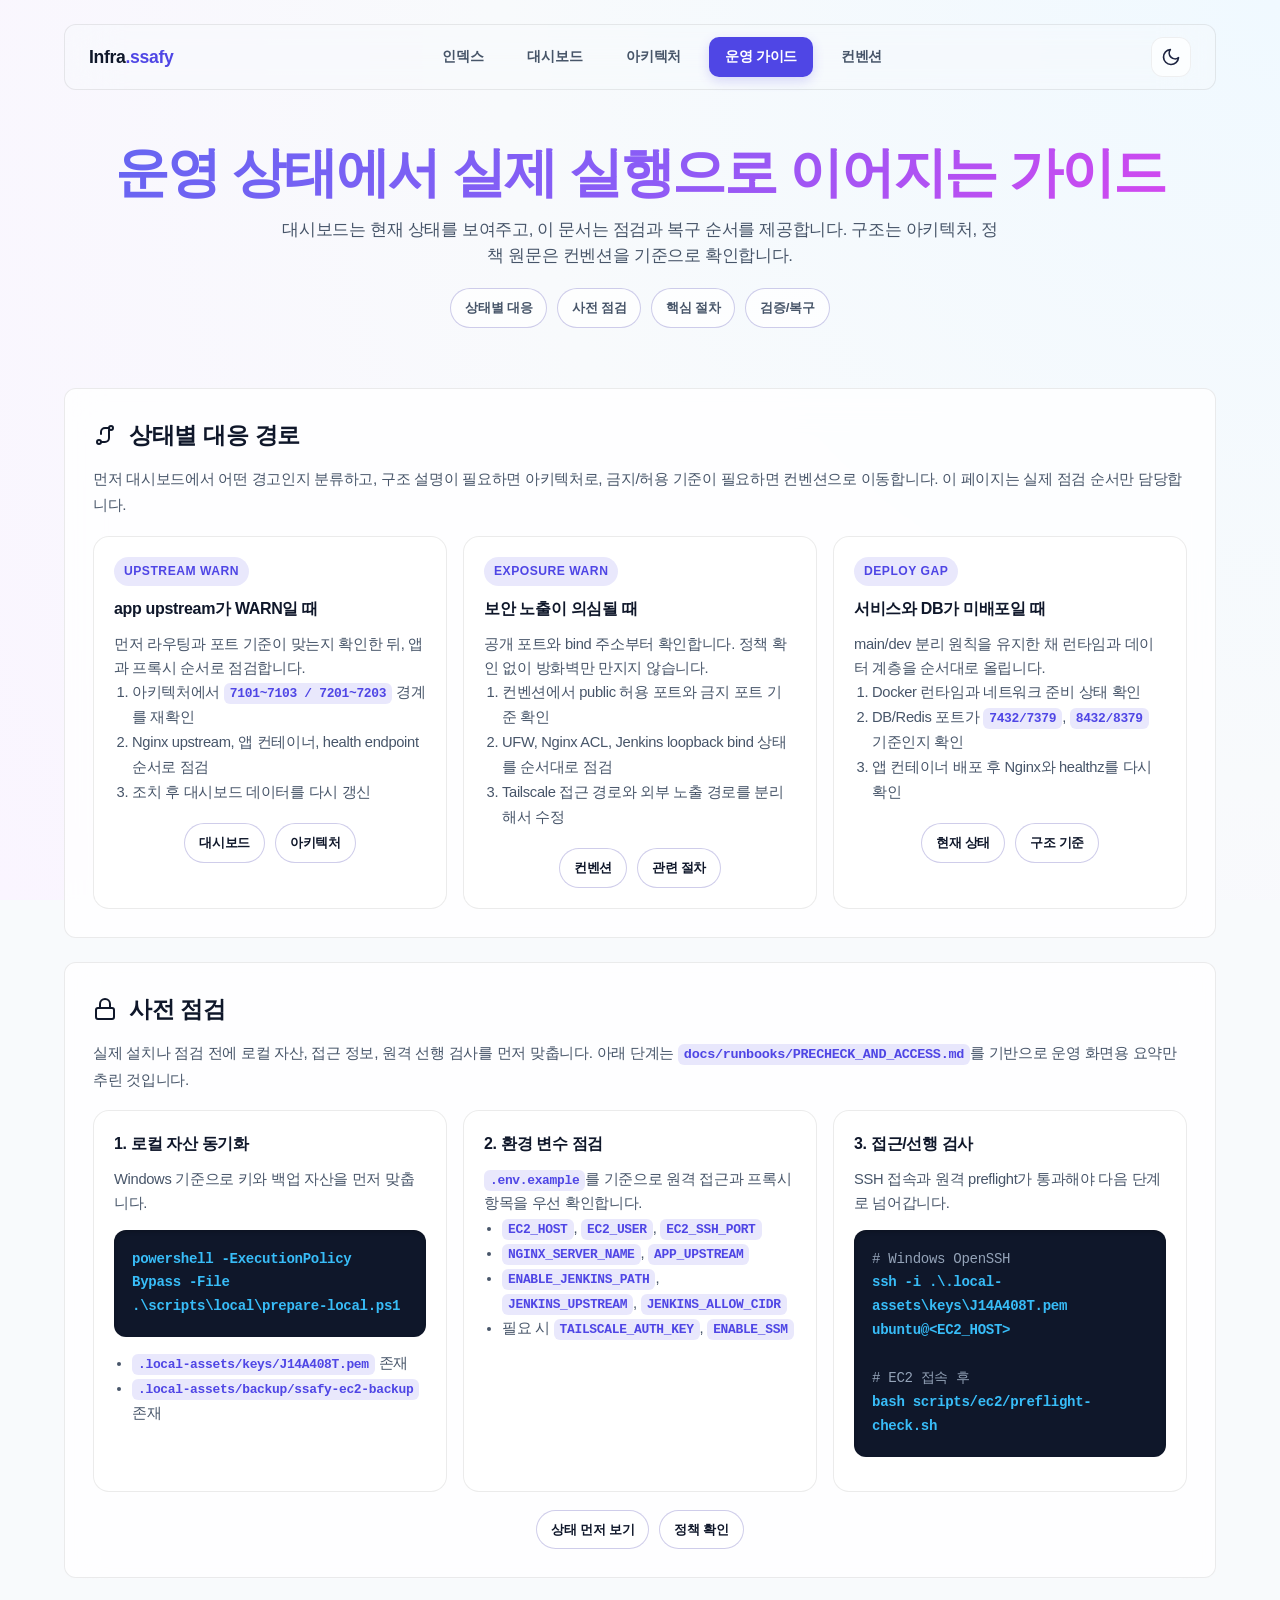
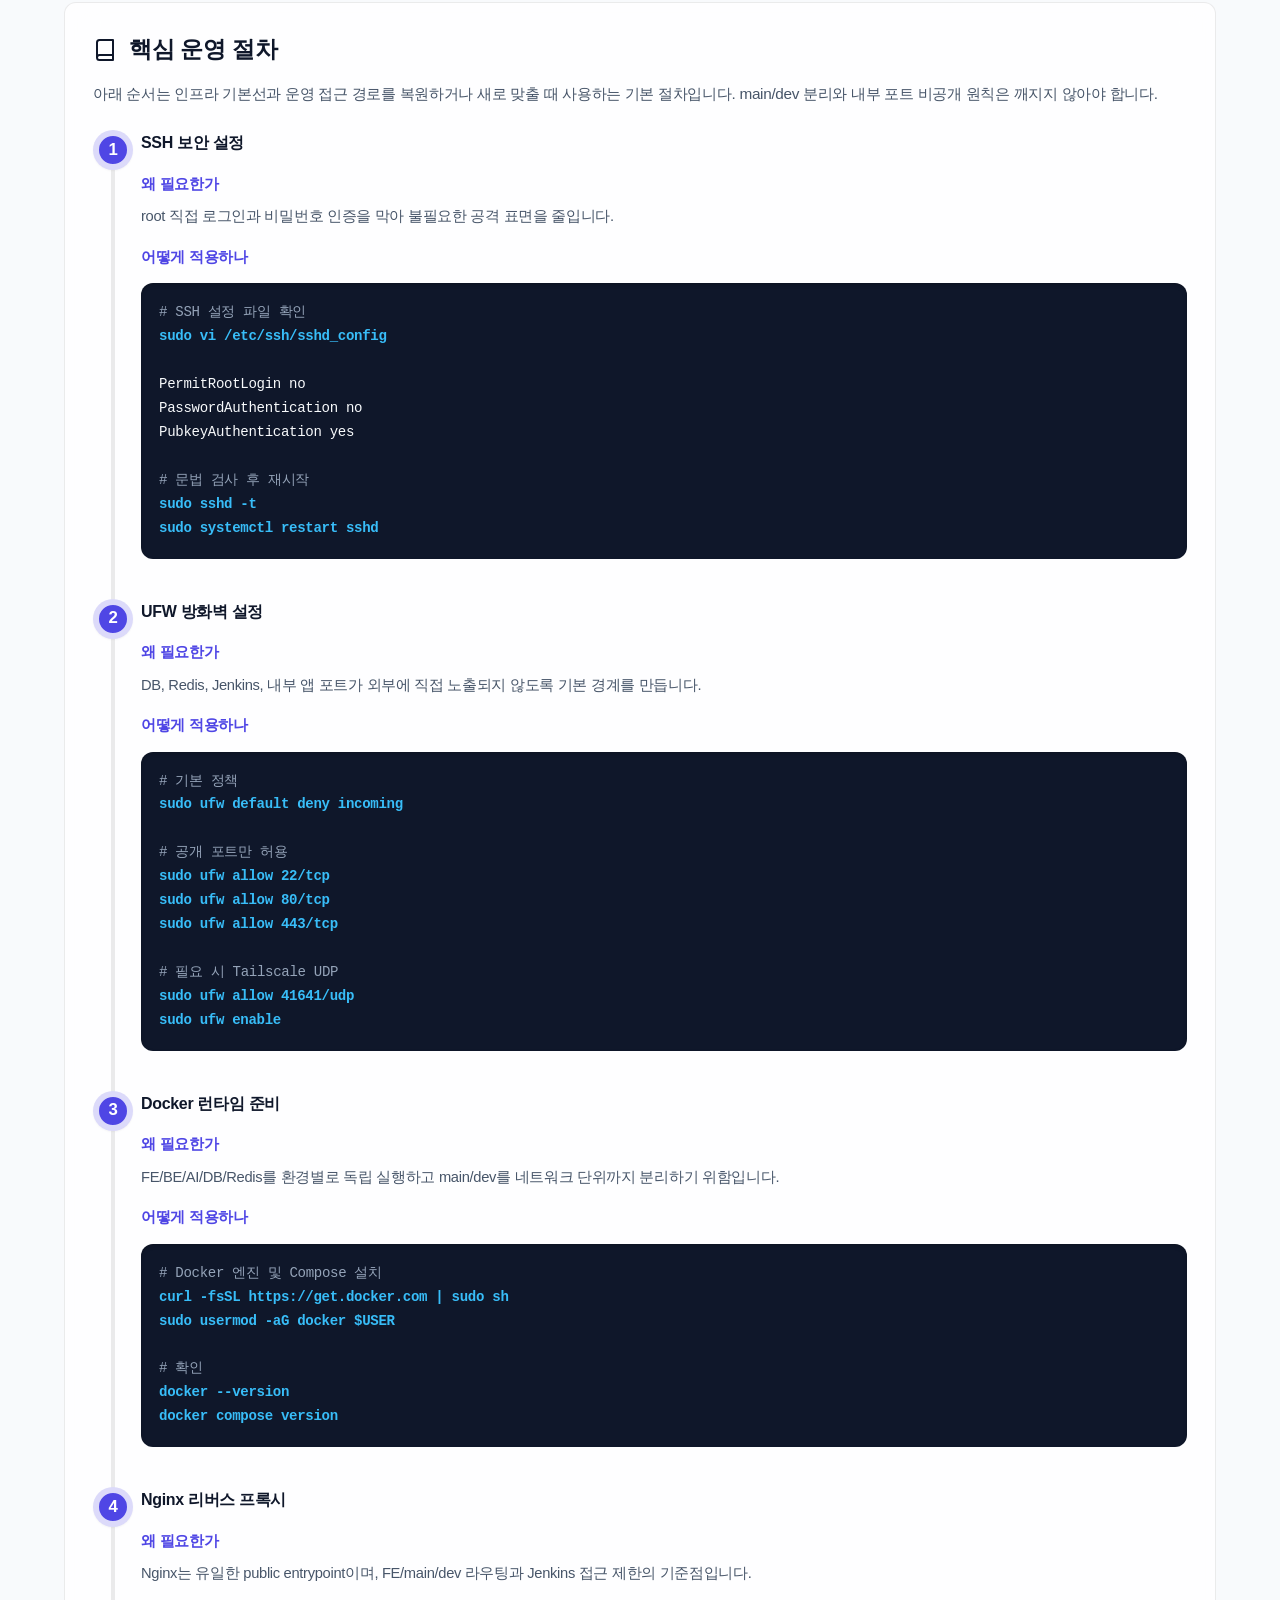
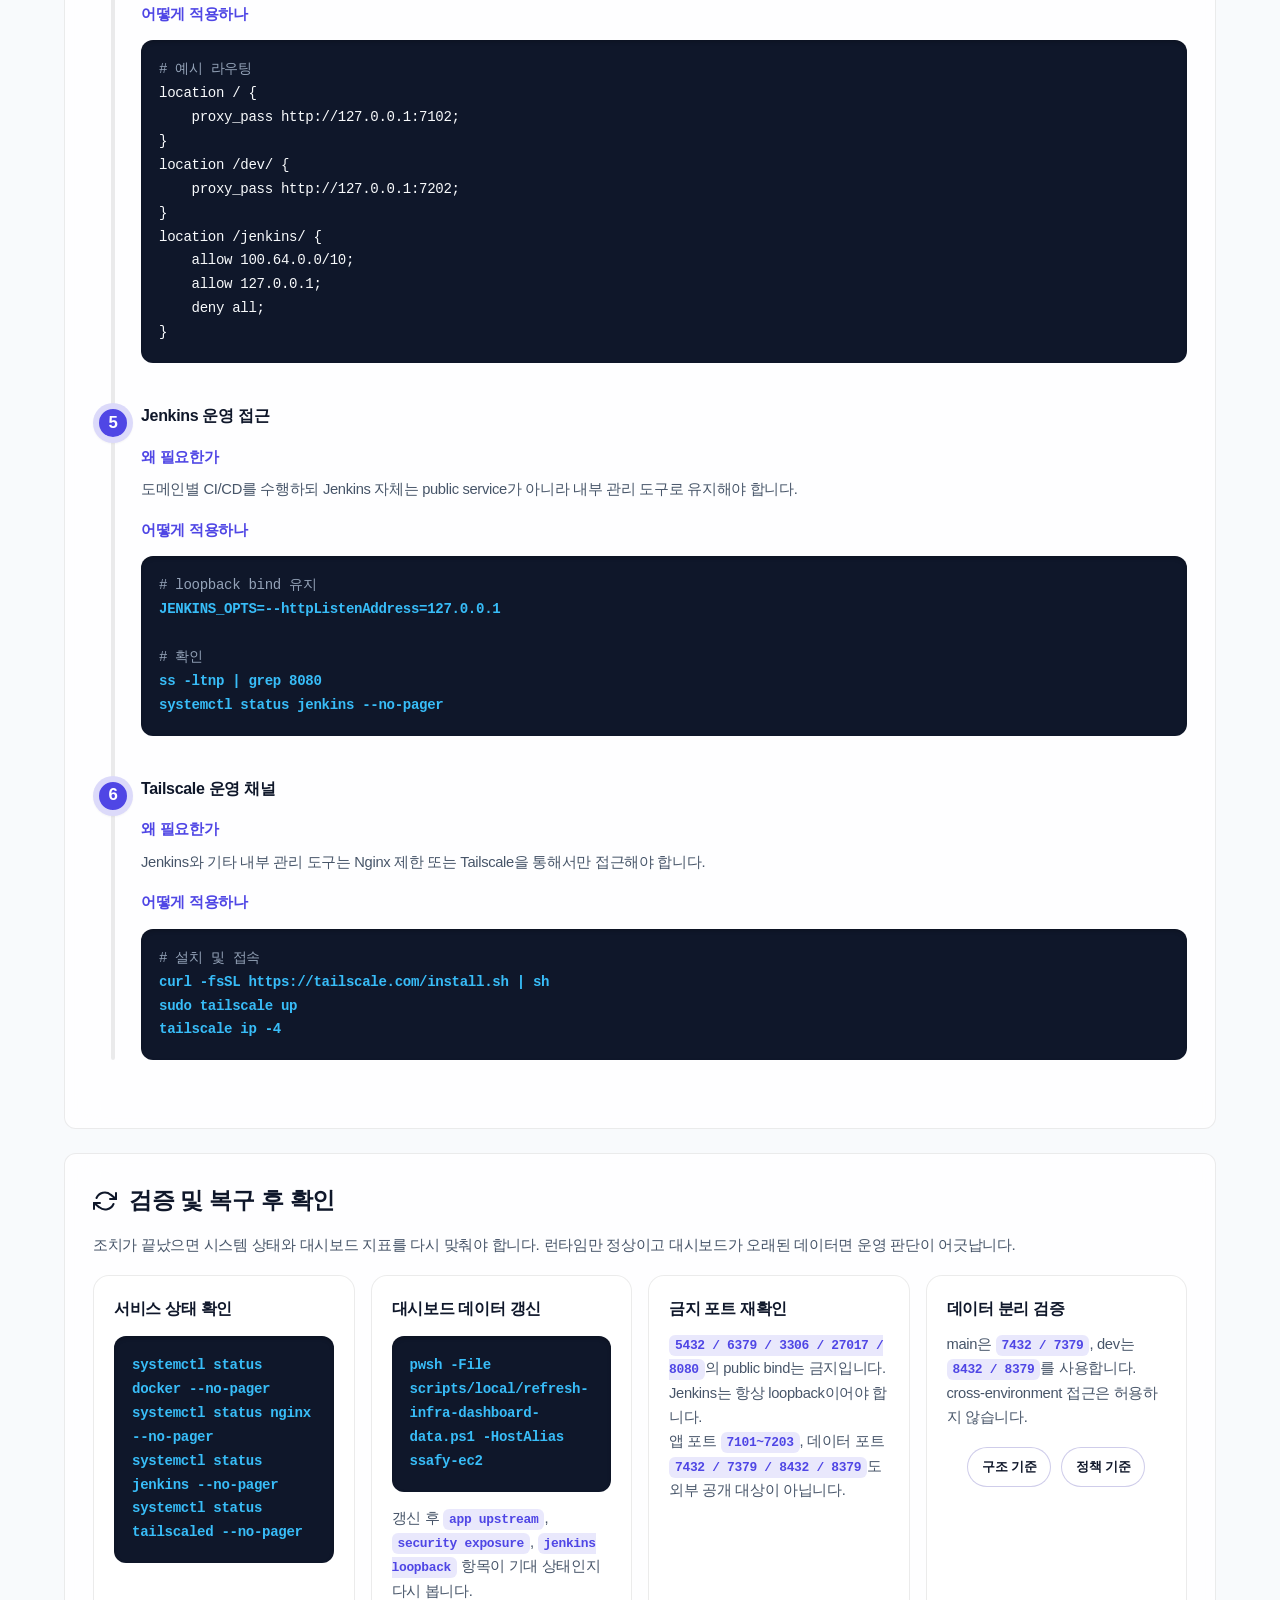
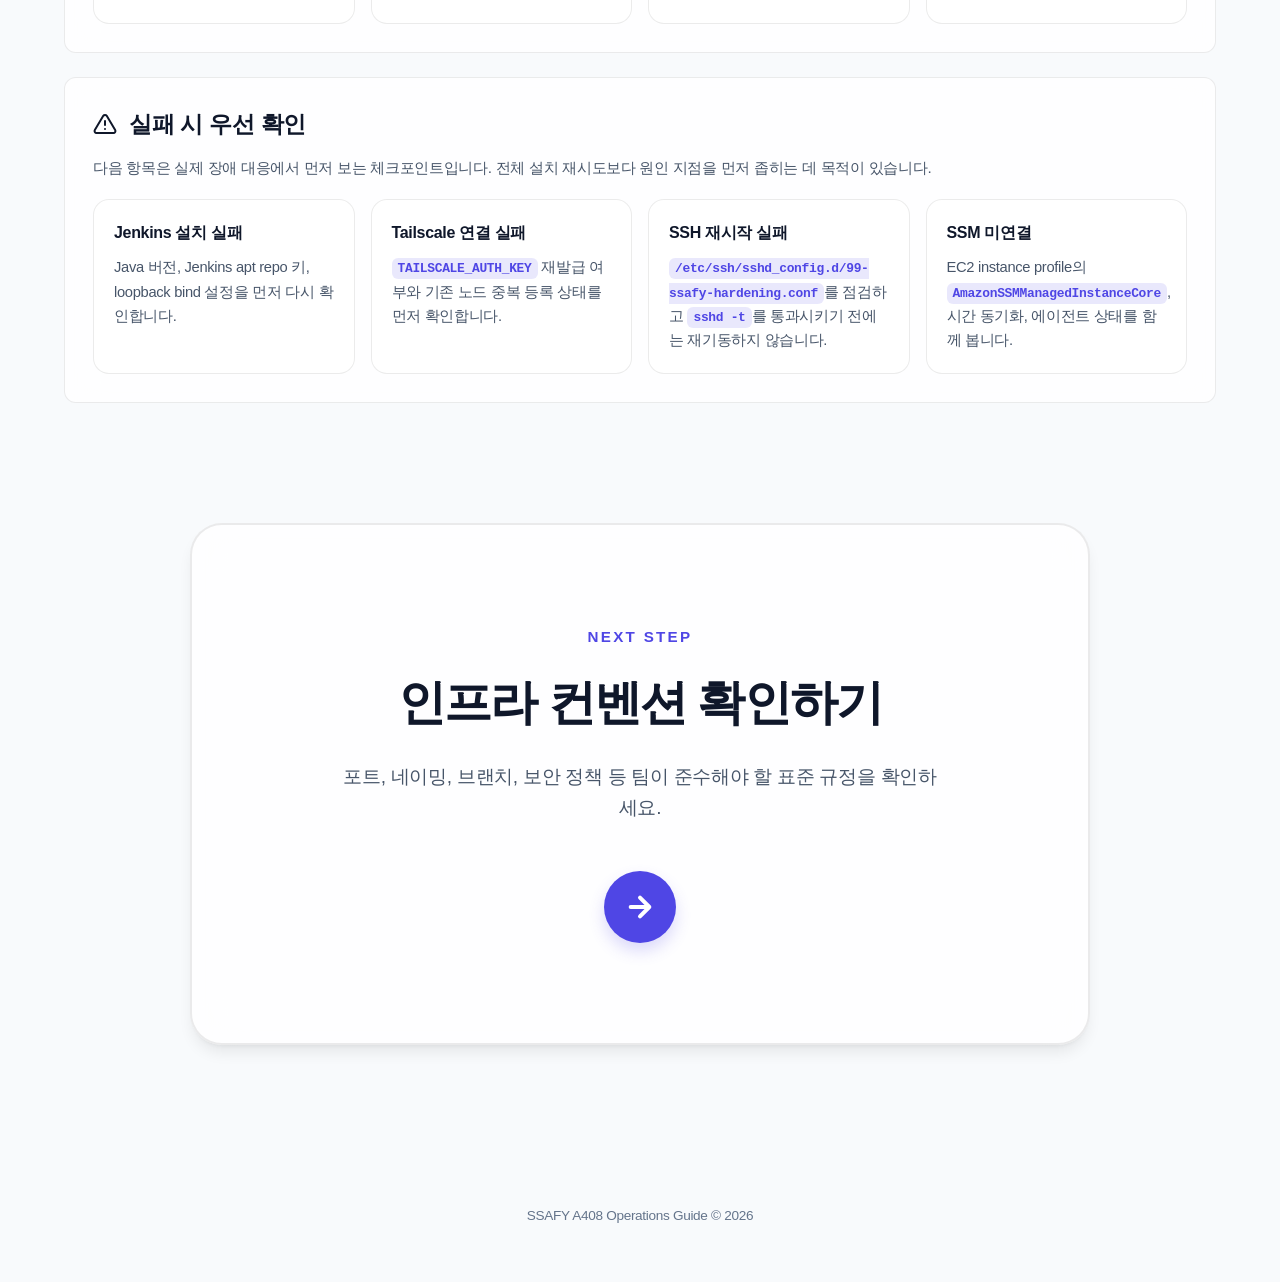
<file: infra-runbook.html>
<!doctype html>
<html lang="ko">
<head>
  <meta charset="utf-8" />
  <meta name="viewport" content="width=device-width, initial-scale=1" />
  <title>SSAFY 운영 가이드</title>
  <link rel="icon" href="data:image/svg+xml,<svg xmlns=%22http://www.w3.org/2000/svg%22 viewBox=%220 0 100 100%22><text y=%22.9em%22 font-size=%2290%22>🛡️</text></svg>">
  <script src="assets/ssafy-docs.js?v=20260314-3"></script>
  <link rel="stylesheet" href="assets/ssafy-docs.css?v=20260314-3" />
  <style>
    .hero {
      text-align: center;
      margin-bottom: 40px;
      padding: 20px 0;
    }

    .chip-row,
    .inline-links {
      display: flex;
      flex-wrap: wrap;
      justify-content: center;
      gap: 10px;
      margin-top: 18px;
    }

    .chip,
    .inline-link {
      display: inline-flex;
      align-items: center;
      justify-content: center;
      padding: 8px 14px;
      border: 1px solid color-mix(in srgb, var(--accent) 18%, var(--card-border));
      border-radius: 999px;
      background: color-mix(in srgb, var(--card-bg) 88%, transparent);
      color: var(--text-secondary);
      font-size: 0.84rem;
      font-weight: 700;
      text-decoration: none;
      transition: all var(--transition);
    }

    .inline-link {
      color: var(--text-primary);
    }

    .chip:hover,
    .inline-link:hover {
      border-color: color-mix(in srgb, var(--accent) 35%, var(--card-border));
      color: var(--text-primary);
    }

    .section {
      background: var(--card-bg);
      border: 1px solid var(--card-border);
      border-radius: var(--radius);
      padding: 28px;
      margin-bottom: 24px;
      backdrop-filter: blur(18px);
    }

    .section-title {
      font-size: 1.45rem;
      font-weight: 800;
      margin-bottom: 12px;
      display: flex;
      align-items: center;
      gap: 12px;
    }

    .section-title svg {
      width: 24px;
      height: 24px;
      stroke: var(--accent);
    }

    .section-desc {
      font-size: 0.96rem;
      color: var(--text-secondary);
      margin-bottom: 18px;
      line-height: 1.68;
    }

    .response-grid,
    .callout-grid,
    .check-grid,
    .failure-grid {
      display: grid;
      grid-template-columns: repeat(auto-fit, minmax(240px, 1fr));
      gap: 16px;
    }

    .response-card,
    .callout-card,
    .check-card,
    .failure-card {
      border: 1px solid var(--card-border);
      border-radius: 16px;
      padding: 20px;
      background: color-mix(in srgb, var(--card-bg) 92%, transparent);
    }

    .response-card h3,
    .callout-card h3,
    .check-card h3,
    .failure-card h3,
    .timeline-content h3 {
      font-size: 1rem;
      margin-bottom: 10px;
      color: var(--text-primary);
    }

    .response-card p,
    .callout-card p,
    .check-card p,
    .failure-card p,
    .timeline-content p,
    .timeline-content li {
      color: var(--text-secondary);
      line-height: 1.65;
      font-size: 0.92rem;
    }

    .step-list,
    .check-list {
      margin: 0;
      padding-left: 18px;
      color: var(--text-secondary);
      line-height: 1.7;
      font-size: 0.92rem;
    }

    .eyebrow {
      display: inline-flex;
      align-items: center;
      gap: 6px;
      margin-bottom: 10px;
      padding: 5px 10px;
      border-radius: 999px;
      background: color-mix(in srgb, var(--accent) 12%, transparent);
      color: var(--accent);
      font-size: 0.76rem;
      font-weight: 800;
      text-transform: uppercase;
      letter-spacing: 0.04em;
    }

    .timeline {
      position: relative;
      padding-left: 48px;
      margin-top: 24px;
    }

    .timeline::before {
      content: "";
      position: absolute;
      left: 18px;
      top: 0;
      bottom: 0;
      width: 4px;
      background: var(--card-border);
      border-radius: 4px;
    }

    .timeline-item {
      position: relative;
      margin-bottom: 40px;
    }

    .timeline-badge {
      position: absolute;
      left: -48px;
      top: 0;
      width: 40px;
      height: 40px;
      border-radius: 50%;
      background: var(--accent);
      color: white;
      display: flex;
      align-items: center;
      justify-content: center;
      font-weight: 900;
      font-size: 1.05rem;
      border: 6px solid var(--card-bg);
      box-shadow: var(--shadow-sm);
      z-index: 2;
    }

    .timeline-content h4 {
      font-size: 0.96rem;
      font-weight: 700;
      color: var(--accent);
      margin-top: 16px;
      margin-bottom: 8px;
    }

    .command-block {
      background: #0f172a;
      color: #f8fafc;
      border-radius: 12px;
      padding: 18px;
      font-size: 0.88rem;
      font-family: "JetBrains Mono", Consolas, monospace;
      overflow-x: auto;
      margin: 14px 0;
      box-shadow: inset 0 2px 4px rgba(0, 0, 0, 0.2);
      line-height: 1.7;
      white-space: pre-wrap;
    }

    code {
      font-family: "JetBrains Mono", Consolas, monospace;
      background: color-mix(in srgb, var(--accent) 12%, transparent);
      color: var(--accent);
      padding: 3px 6px;
      border-radius: 6px;
      font-size: 0.88em;
      font-weight: 700;
    }

    [data-theme="dark"] code {
      color: var(--accent-light);
    }

    .command-comment {
      color: #94a3b8;
    }

    .command-cmd {
      color: #38bdf8;
      font-weight: 700;
    }

    footer {
      margin-top: 44px;
      text-align: center;
      font-size: 0.85rem;
      color: var(--text-muted);
      padding-bottom: 32px;
    }

    @media (max-width: 768px) {
      .timeline {
        padding-left: 32px;
      }

      .timeline::before {
        left: 10px;
      }

      .timeline-badge {
        left: -32px;
        width: 28px;
        height: 28px;
        font-size: 0.88rem;
        border-width: 4px;
      }

      .response-grid,
      .callout-grid,
      .check-grid,
      .failure-grid {
        grid-template-columns: 1fr;
      }
    }
  </style>
</head>
<body>
  <svg style="display:none">
    <symbol id="icon-sun" viewBox="0 0 24 24" fill="none" stroke="currentColor" stroke-width="2" stroke-linecap="round" stroke-linejoin="round"><circle cx="12" cy="12" r="5"></circle><line x1="12" y1="1" x2="12" y2="3"></line><line x1="12" y1="21" x2="12" y2="23"></line><line x1="4.22" y1="4.22" x2="5.64" y2="5.64"></line><line x1="18.36" y1="18.36" x2="19.78" y2="19.78"></line><line x1="1" y1="12" x2="3" y2="12"></line><line x1="21" y1="12" x2="23" y2="12"></line><line x1="4.22" y1="19.78" x2="5.64" y2="18.36"></line><line x1="18.36" y1="5.64" x2="19.78" y2="4.22"></line></symbol>
    <symbol id="icon-moon" viewBox="0 0 24 24" fill="none" stroke="currentColor" stroke-width="2" stroke-linecap="round" stroke-linejoin="round"><path d="M21 12.79A9 9 0 1 1 11.21 3 7 7 0 0 0 21 12.79z"></path></symbol>
    <symbol id="icon-hamburger" viewBox="0 0 24 24" fill="none" stroke="currentColor" stroke-width="2" stroke-linecap="round" stroke-linejoin="round"><line x1="3" y1="12" x2="21" y2="12"></line><line x1="3" y1="6" x2="21" y2="6"></line><line x1="3" y1="18" x2="21" y2="18"></line></symbol>
    <symbol id="icon-close" viewBox="0 0 24 24" fill="none" stroke="currentColor" stroke-width="2" stroke-linecap="round" stroke-linejoin="round"><line x1="18" y1="6" x2="6" y2="18"></line><line x1="6" y1="6" x2="18" y2="18"></line></symbol>
    <symbol id="icon-guide" viewBox="0 0 24 24" fill="none" stroke="currentColor" stroke-width="2" stroke-linecap="round" stroke-linejoin="round"><path d="M4 19.5v-15A2.5 2.5 0 0 1 6.5 2H20v20H6.5a2.5 2.5 0 0 1 0-5H20"></path></symbol>
    <symbol id="icon-route" viewBox="0 0 24 24" fill="none" stroke="currentColor" stroke-width="2" stroke-linecap="round" stroke-linejoin="round"><circle cx="6" cy="19" r="2"></circle><circle cx="18" cy="5" r="2"></circle><path d="M8 19h4a4 4 0 0 0 4-4V7"></path><path d="M16 5h-4a4 4 0 0 0-4 4v2"></path></symbol>
    <symbol id="icon-lock" viewBox="0 0 24 24" fill="none" stroke="currentColor" stroke-width="2" stroke-linecap="round" stroke-linejoin="round"><rect x="3" y="11" width="18" height="11" rx="2" ry="2"></rect><path d="M7 11V7a5 5 0 0 1 10 0v4"></path></symbol>
    <symbol id="icon-refresh" viewBox="0 0 24 24" fill="none" stroke="currentColor" stroke-width="2" stroke-linecap="round" stroke-linejoin="round"><polyline points="23 4 23 10 17 10"></polyline><polyline points="1 20 1 14 7 14"></polyline><path d="M3.51 9a9 9 0 0 1 14.13-3.36L23 10"></path><path d="M20.49 15a9 9 0 0 1-14.13 3.36L1 14"></path></symbol>
    <symbol id="icon-alert" viewBox="0 0 24 24" fill="none" stroke="currentColor" stroke-width="2" stroke-linecap="round" stroke-linejoin="round"><path d="M10.29 3.86 1.82 18a2 2 0 0 0 1.71 3h16.94a2 2 0 0 0 1.71-3L13.71 3.86a2 2 0 0 0-3.42 0z"></path><line x1="12" y1="9" x2="12" y2="13"></line><line x1="12" y1="17" x2="12.01" y2="17"></line></symbol>
  </svg>

  <main class="container">
    <nav class="main-nav">
      <a href="dashboard-index.html" class="nav-logo">Infra<span class="nav-logo-accent">.ssafy</span></a>
      <div class="nav-links" id="navLinks">
        <a href="dashboard-index.html" class="nav-link">인덱스</a>
        <a href="infra-dashboard.html" class="nav-link">대시보드</a>
        <a href="infra-architecture.html" class="nav-link">아키텍처</a>
        <a href="infra-runbook.html" class="nav-link active">운영 가이드</a>
        <a href="infra-conventions.html" class="nav-link">컨벤션</a>
      </div>
      <div class="nav-controls">
        <button class="theme-toggle" id="themeToggle" aria-label="Toggle theme">
          <svg id="iconSun"><use href="#icon-sun"></use></svg>
          <svg id="iconMoon"><use href="#icon-moon"></use></svg>
        </button>
        <button class="hamburger" id="hamburgerBtn" aria-label="Toggle menu">
          <svg id="iconHamburger"><use href="#icon-hamburger"></use></svg>
          <svg id="iconClose" style="display:none;"><use href="#icon-close"></use></svg>
        </button>
      </div>
    </nav>

    <header class="hero reveal-on-scroll">
      <h1 class="hero-title">운영 상태에서 실제 실행으로 이어지는 가이드</h1>
      <p class="hero-sub">대시보드는 현재 상태를 보여주고, 이 문서는 점검과 복구 순서를 제공합니다. 구조는 아키텍처, 정책 원문은 컨벤션을 기준으로 확인합니다.</p>
      <div class="chip-row">
        <a class="chip" href="#triage">상태별 대응</a>
        <a class="chip" href="#precheck">사전 점검</a>
        <a class="chip" href="#procedures">핵심 절차</a>
        <a class="chip" href="#validation">검증/복구</a>
      </div>
    </header>

    <section class="section reveal-on-scroll" id="triage">
      <h2 class="section-title"><svg><use href="#icon-route"></use></svg>상태별 대응 경로</h2>
      <p class="section-desc">먼저 대시보드에서 어떤 경고인지 분류하고, 구조 설명이 필요하면 아키텍처로, 금지/허용 기준이 필요하면 컨벤션으로 이동합니다. 이 페이지는 실제 점검 순서만 담당합니다.</p>
      <div class="response-grid">
        <article class="response-card">
          <span class="eyebrow">Upstream WARN</span>
          <h3>app upstream가 WARN일 때</h3>
          <p>먼저 라우팅과 포트 기준이 맞는지 확인한 뒤, 앱과 프록시 순서로 점검합니다.</p>
          <ol class="step-list">
            <li>아키텍처에서 <code>7101~7103 / 7201~7203</code> 경계를 재확인</li>
            <li>Nginx upstream, 앱 컨테이너, health endpoint 순서로 점검</li>
            <li>조치 후 대시보드 데이터를 다시 갱신</li>
          </ol>
          <div class="inline-links">
            <a class="inline-link" href="infra-dashboard.html">대시보드</a>
            <a class="inline-link" href="infra-architecture.html">아키텍처</a>
          </div>
        </article>
        <article class="response-card">
          <span class="eyebrow">Exposure WARN</span>
          <h3>보안 노출이 의심될 때</h3>
          <p>공개 포트와 bind 주소부터 확인합니다. 정책 확인 없이 방화벽만 만지지 않습니다.</p>
          <ol class="step-list">
            <li>컨벤션에서 public 허용 포트와 금지 포트 기준 확인</li>
            <li>UFW, Nginx ACL, Jenkins loopback bind 상태를 순서대로 점검</li>
            <li>Tailscale 접근 경로와 외부 노출 경로를 분리해서 수정</li>
          </ol>
          <div class="inline-links">
            <a class="inline-link" href="infra-conventions.html">컨벤션</a>
            <a class="inline-link" href="#procedures">관련 절차</a>
          </div>
        </article>
        <article class="response-card">
          <span class="eyebrow">Deploy Gap</span>
          <h3>서비스와 DB가 미배포일 때</h3>
          <p>main/dev 분리 원칙을 유지한 채 런타임과 데이터 계층을 순서대로 올립니다.</p>
          <ol class="step-list">
            <li>Docker 런타임과 네트워크 준비 상태 확인</li>
            <li>DB/Redis 포트가 <code>7432/7379</code>, <code>8432/8379</code> 기준인지 확인</li>
            <li>앱 컨테이너 배포 후 Nginx와 healthz를 다시 확인</li>
          </ol>
          <div class="inline-links">
            <a class="inline-link" href="infra-dashboard.html">현재 상태</a>
            <a class="inline-link" href="infra-architecture.html">구조 기준</a>
          </div>
        </article>
      </div>
    </section>

    <section class="section reveal-on-scroll" id="precheck">
      <h2 class="section-title"><svg><use href="#icon-lock"></use></svg>사전 점검</h2>
      <p class="section-desc">실제 설치나 점검 전에 로컬 자산, 접근 정보, 원격 선행 검사를 먼저 맞춥니다. 아래 단계는 <code>docs/runbooks/PRECHECK_AND_ACCESS.md</code>를 기반으로 운영 화면용 요약만 추린 것입니다.</p>
      <div class="callout-grid">
        <article class="callout-card">
          <h3>1. 로컬 자산 동기화</h3>
          <p>Windows 기준으로 키와 백업 자산을 먼저 맞춥니다.</p>
          <div class="command-block"><span class="command-cmd">powershell -ExecutionPolicy Bypass -File .\scripts\local\prepare-local.ps1</span></div>
          <ul class="check-list">
            <li><code>.local-assets/keys/J14A408T.pem</code> 존재</li>
            <li><code>.local-assets/backup/ssafy-ec2-backup</code> 존재</li>
          </ul>
        </article>
        <article class="callout-card">
          <h3>2. 환경 변수 점검</h3>
          <p><code>.env.example</code>를 기준으로 원격 접근과 프록시 항목을 우선 확인합니다.</p>
          <ul class="check-list">
            <li><code>EC2_HOST</code>, <code>EC2_USER</code>, <code>EC2_SSH_PORT</code></li>
            <li><code>NGINX_SERVER_NAME</code>, <code>APP_UPSTREAM</code></li>
            <li><code>ENABLE_JENKINS_PATH</code>, <code>JENKINS_UPSTREAM</code>, <code>JENKINS_ALLOW_CIDR</code></li>
            <li>필요 시 <code>TAILSCALE_AUTH_KEY</code>, <code>ENABLE_SSM</code></li>
          </ul>
        </article>
        <article class="callout-card">
          <h3>3. 접근/선행 검사</h3>
          <p>SSH 접속과 원격 preflight가 통과해야 다음 단계로 넘어갑니다.</p>
          <div class="command-block"><span class="command-comment"># Windows OpenSSH</span>
<span class="command-cmd">ssh -i .\.local-assets\keys\J14A408T.pem ubuntu@&lt;EC2_HOST&gt;</span>

<span class="command-comment"># EC2 접속 후</span>
<span class="command-cmd">bash scripts/ec2/preflight-check.sh</span></div>
        </article>
      </div>
      <div class="inline-links">
        <a class="inline-link" href="infra-dashboard.html">상태 먼저 보기</a>
        <a class="inline-link" href="infra-conventions.html">정책 확인</a>
      </div>
    </section>

    <section class="section reveal-on-scroll" id="procedures">
      <h2 class="section-title"><svg><use href="#icon-guide"></use></svg>핵심 운영 절차</h2>
      <p class="section-desc">아래 순서는 인프라 기본선과 운영 접근 경로를 복원하거나 새로 맞출 때 사용하는 기본 절차입니다. main/dev 분리와 내부 포트 비공개 원칙은 깨지지 않아야 합니다.</p>
      <div class="timeline">
        <div class="timeline-item">
          <div class="timeline-badge">1</div>
          <div class="timeline-content">
            <h3>SSH 보안 설정</h3>
            <h4>왜 필요한가</h4>
            <p>root 직접 로그인과 비밀번호 인증을 막아 불필요한 공격 표면을 줄입니다.</p>
            <h4>어떻게 적용하나</h4>
            <div class="command-block"><span class="command-comment"># SSH 설정 파일 확인</span>
<span class="command-cmd">sudo vi /etc/ssh/sshd_config</span>

PermitRootLogin no
PasswordAuthentication no
PubkeyAuthentication yes

<span class="command-comment"># 문법 검사 후 재시작</span>
<span class="command-cmd">sudo sshd -t</span>
<span class="command-cmd">sudo systemctl restart sshd</span></div>
          </div>
        </div>

        <div class="timeline-item">
          <div class="timeline-badge">2</div>
          <div class="timeline-content">
            <h3>UFW 방화벽 설정</h3>
            <h4>왜 필요한가</h4>
            <p>DB, Redis, Jenkins, 내부 앱 포트가 외부에 직접 노출되지 않도록 기본 경계를 만듭니다.</p>
            <h4>어떻게 적용하나</h4>
            <div class="command-block"><span class="command-comment"># 기본 정책</span>
<span class="command-cmd">sudo ufw default deny incoming</span>

<span class="command-comment"># 공개 포트만 허용</span>
<span class="command-cmd">sudo ufw allow 22/tcp</span>
<span class="command-cmd">sudo ufw allow 80/tcp</span>
<span class="command-cmd">sudo ufw allow 443/tcp</span>

<span class="command-comment"># 필요 시 Tailscale UDP</span>
<span class="command-cmd">sudo ufw allow 41641/udp</span>
<span class="command-cmd">sudo ufw enable</span></div>
          </div>
        </div>

        <div class="timeline-item">
          <div class="timeline-badge">3</div>
          <div class="timeline-content">
            <h3>Docker 런타임 준비</h3>
            <h4>왜 필요한가</h4>
            <p>FE/BE/AI/DB/Redis를 환경별로 독립 실행하고 main/dev를 네트워크 단위까지 분리하기 위함입니다.</p>
            <h4>어떻게 적용하나</h4>
            <div class="command-block"><span class="command-comment"># Docker 엔진 및 Compose 설치</span>
<span class="command-cmd">curl -fsSL https://get.docker.com | sudo sh</span>
<span class="command-cmd">sudo usermod -aG docker $USER</span>

<span class="command-comment"># 확인</span>
<span class="command-cmd">docker --version</span>
<span class="command-cmd">docker compose version</span></div>
          </div>
        </div>

        <div class="timeline-item">
          <div class="timeline-badge">4</div>
          <div class="timeline-content">
            <h3>Nginx 리버스 프록시</h3>
            <h4>왜 필요한가</h4>
            <p>Nginx는 유일한 public entrypoint이며, FE/main/dev 라우팅과 Jenkins 접근 제한의 기준점입니다.</p>
            <h4>어떻게 적용하나</h4>
            <div class="command-block"><span class="command-comment"># 예시 라우팅</span>
location / {
    proxy_pass http://127.0.0.1:7102;
}
location /dev/ {
    proxy_pass http://127.0.0.1:7202;
}
location /jenkins/ {
    allow 100.64.0.0/10;
    allow 127.0.0.1;
    deny all;
}</div>
          </div>
        </div>

        <div class="timeline-item">
          <div class="timeline-badge">5</div>
          <div class="timeline-content">
            <h3>Jenkins 운영 접근</h3>
            <h4>왜 필요한가</h4>
            <p>도메인별 CI/CD를 수행하되 Jenkins 자체는 public service가 아니라 내부 관리 도구로 유지해야 합니다.</p>
            <h4>어떻게 적용하나</h4>
            <div class="command-block"><span class="command-comment"># loopback bind 유지</span>
<span class="command-cmd">JENKINS_OPTS=--httpListenAddress=127.0.0.1</span>

<span class="command-comment"># 확인</span>
<span class="command-cmd">ss -ltnp | grep 8080</span>
<span class="command-cmd">systemctl status jenkins --no-pager</span></div>
          </div>
        </div>

        <div class="timeline-item">
          <div class="timeline-badge">6</div>
          <div class="timeline-content">
            <h3>Tailscale 운영 채널</h3>
            <h4>왜 필요한가</h4>
            <p>Jenkins와 기타 내부 관리 도구는 Nginx 제한 또는 Tailscale을 통해서만 접근해야 합니다.</p>
            <h4>어떻게 적용하나</h4>
            <div class="command-block"><span class="command-comment"># 설치 및 접속</span>
<span class="command-cmd">curl -fsSL https://tailscale.com/install.sh | sh</span>
<span class="command-cmd">sudo tailscale up</span>
<span class="command-cmd">tailscale ip -4</span></div>
          </div>
        </div>
      </div>
    </section>

    <section class="section reveal-on-scroll" id="validation">
      <h2 class="section-title"><svg><use href="#icon-refresh"></use></svg>검증 및 복구 후 확인</h2>
      <p class="section-desc">조치가 끝났으면 시스템 상태와 대시보드 지표를 다시 맞춰야 합니다. 런타임만 정상이고 대시보드가 오래된 데이터면 운영 판단이 어긋납니다.</p>
      <div class="check-grid">
        <article class="check-card">
          <h3>서비스 상태 확인</h3>
          <div class="command-block"><span class="command-cmd">systemctl status docker --no-pager</span>
<span class="command-cmd">systemctl status nginx --no-pager</span>
<span class="command-cmd">systemctl status jenkins --no-pager</span>
<span class="command-cmd">systemctl status tailscaled --no-pager</span></div>
        </article>
        <article class="check-card">
          <h3>대시보드 데이터 갱신</h3>
          <div class="command-block"><span class="command-cmd">pwsh -File scripts/local/refresh-infra-dashboard-data.ps1 -HostAlias ssafy-ec2</span></div>
          <p>갱신 후 <code>app upstream</code>, <code>security exposure</code>, <code>jenkins loopback</code> 항목이 기대 상태인지 다시 봅니다.</p>
        </article>
        <article class="check-card">
          <h3>금지 포트 재확인</h3>
          <p><code>5432 / 6379 / 3306 / 27017 / 8080</code>의 public bind는 금지입니다. Jenkins는 항상 loopback이어야 합니다.</p>
          <p>앱 포트 <code>7101~7203</code>, 데이터 포트 <code>7432 / 7379 / 8432 / 8379</code>도 외부 공개 대상이 아닙니다.</p>
        </article>
        <article class="check-card">
          <h3>데이터 분리 검증</h3>
          <p>main은 <code>7432 / 7379</code>, dev는 <code>8432 / 8379</code>를 사용합니다. cross-environment 접근은 허용하지 않습니다.</p>
          <div class="inline-links">
            <a class="inline-link" href="infra-architecture.html">구조 기준</a>
            <a class="inline-link" href="infra-conventions.html">정책 기준</a>
          </div>
        </article>
      </div>
    </section>

    <section class="section reveal-on-scroll">
      <h2 class="section-title"><svg><use href="#icon-alert"></use></svg>실패 시 우선 확인</h2>
      <p class="section-desc">다음 항목은 실제 장애 대응에서 먼저 보는 체크포인트입니다. 전체 설치 재시도보다 원인 지점을 먼저 좁히는 데 목적이 있습니다.</p>
      <div class="failure-grid">
        <article class="failure-card">
          <h3>Jenkins 설치 실패</h3>
          <p>Java 버전, Jenkins apt repo 키, loopback bind 설정을 먼저 다시 확인합니다.</p>
        </article>
        <article class="failure-card">
          <h3>Tailscale 연결 실패</h3>
          <p><code>TAILSCALE_AUTH_KEY</code> 재발급 여부와 기존 노드 중복 등록 상태를 먼저 확인합니다.</p>
        </article>
        <article class="failure-card">
          <h3>SSH 재시작 실패</h3>
          <p><code>/etc/ssh/sshd_config.d/99-ssafy-hardening.conf</code>를 점검하고 <code>sshd -t</code>를 통과시키기 전에는 재기동하지 않습니다.</p>
        </article>
        <article class="failure-card">
          <h3>SSM 미연결</h3>
          <p>EC2 instance profile의 <code>AmazonSSMManagedInstanceCore</code>, 시간 동기화, 에이전트 상태를 함께 봅니다.</p>
        </article>
      </div>
    </section>

    <section class="next-step-container reveal-on-scroll">
      <a href="infra-conventions.html" class="next-page-trigger">
        <div class="next-step-label">Next Step</div>
        <h2 class="next-step-title">인프라 컨벤션 확인하기</h2>
        <p class="next-step-desc">포트, 네이밍, 브랜치, 보안 정책 등 팀이 준수해야 할 표준 규정을 확인하세요.</p>
        <div class="next-step-icon">
          <svg viewBox="0 0 24 24" stroke="currentColor" fill="none" stroke-width="2" stroke-linecap="round" stroke-linejoin="round"><path d="M5 12h14M12 5l7 7-7 7"/></svg>
        </div>
      </a>
    </section>

    <footer class="reveal-on-scroll">
      SSAFY A408 Operations Guide &copy; 2026
    </footer>
  </main>
</body>
</html>
</file>
<file: assets/ssafy-docs.css>
:root {
  --bg: #f8fafc;
  --bg-glass: rgba(248, 250, 252, 0.75);
  --card-bg: rgba(255, 255, 255, 0.8);
  --card-border: rgba(0, 0, 0, 0.08);
  --text-primary: #0f172a;
  --text-secondary: #475569;
  --text-muted: #64748b;
  --accent-light-mode: #4f46e5;
  --accent-light-soft: #6366f1;
  --accent-light-glow: rgba(79, 70, 229, 0.2);
  --accent-dark-mode: #818cf8;
  --accent-dark-soft: #a78bfa;
  --accent-dark-glow: rgba(99, 102, 241, 0.3);
  --accent: var(--accent-light-mode);
  --accent-light: var(--accent-light-soft);
  --accent-glow: var(--accent-light-glow);
  --shadow-sm: 0 1px 2px rgba(0, 0, 0, 0.04);
  --shadow-md: 0 4px 6px -1px rgba(0, 0, 0, 0.06), 0 2px 4px -2px rgba(0, 0, 0, 0.06);
  --shadow-lg: 0 10px 15px -3px rgba(0, 0, 0, 0.08), 0 4px 6px -4px rgba(0, 0, 0, 0.08);
  --radius: 12px;
  --transition: 0.3s cubic-bezier(0.4, 0, 0.2, 1);
  --gradient-border: linear-gradient(135deg, color-mix(in srgb, var(--accent) 55%, transparent), color-mix(in srgb, var(--accent-light) 35%, transparent));
  --gradient-hero-light: linear-gradient(135deg, #6366f1 0%, #8b5cf6 50%, #d946ef 100%);
  --gradient-hero-dark: linear-gradient(135deg, #818cf8 0%, #a78bfa 52%, #f472b6 100%);
  --gradient-bg-light: radial-gradient(circle at 100% 0%, #f0f9ff 0%, #f8fafc 50%, #faf5ff 100%);
  --gradient-bg-dark: radial-gradient(circle at 0% 100%, #0a0a0f 0%, #171c2c 50%, #0a0a0f 100%);
  --status-ok: #10b981;
  --status-warn: #f59e0b;
  --status-error: #ef4444;
  --status-unknown: #94a3b8;
  --gradient-hero: var(--gradient-hero-light);
  --gradient-bg: var(--gradient-bg-light);
}

[data-doc-accent="proposal"] {
  --accent-light-mode: #a855f7;
  --accent-light-soft: #c084fc;
  --accent-light-glow: rgba(168, 85, 247, 0.2);
  --accent-dark-mode: #c084fc;
  --accent-dark-soft: #d8b4fe;
  --accent-dark-glow: rgba(168, 85, 247, 0.3);
  --gradient-hero-light: linear-gradient(135deg, #a855f7 0%, #c084fc 55%, #f9a8d4 100%);
  --gradient-hero-dark: linear-gradient(135deg, #c084fc 0%, #d8b4fe 55%, #f9a8d4 100%);
  --gradient-bg-light: radial-gradient(circle at 100% 0%, #faf5ff 0%, #f8fafc 55%, #fff7ed 100%);
  --gradient-bg-dark: radial-gradient(circle at 10% 90%, #120a1f 0%, #201133 52%, #0a0a0f 100%);
}

[data-theme="dark"] {
  --bg: #0a0a0f;
  --bg-glass: rgba(10, 10, 15, 0.6);
  --card-bg: rgba(24, 24, 33, 0.7);
  --card-border: rgba(255, 255, 255, 0.1);
  --text-primary: #f8fafc;
  --text-secondary: #a1a1aa;
  --text-muted: #71717a;
  --accent: var(--accent-dark-mode);
  --accent-light: var(--accent-dark-soft);
  --accent-glow: var(--accent-dark-glow);
  --gradient-hero: var(--gradient-hero-dark);
  --gradient-bg: var(--gradient-bg-dark);
  --shadow-md: 0 10px 15px -3px rgba(0, 0, 0, 0.3);
  --status-ok: #34d399;
  --status-warn: #fbbf24;
  --status-error: #f87171;
  --status-unknown: #94a3b8;
}

:root:not([data-theme="dark"]) {
  --accent: var(--accent-light-mode);
  --accent-light: var(--accent-light-soft);
  --accent-glow: var(--accent-light-glow);
  --gradient-hero: var(--gradient-hero-light);
  --gradient-bg: var(--gradient-bg-light);
}

* {
  box-sizing: border-box;
  margin: 0;
  padding: 0;
}

html {
  scroll-behavior: smooth;
}

body {
  font-family: -apple-system, BlinkMacSystemFont, "SF Pro Display", "Apple SD Gothic Neo", "Pretendard", "Segoe UI", Roboto, sans-serif;
  letter-spacing: -0.02em;
  background-color: var(--bg);
  background-image: var(--gradient-bg);
  background-attachment: fixed;
  color: var(--text-primary);
  line-height: 1.6;
  min-height: 100vh;
  -webkit-font-smoothing: antialiased;
  -moz-osx-font-smoothing: grayscale;
  transition: background var(--transition), color var(--transition);
}

.container {
  max-width: 1200px;
  margin: 0 auto;
  padding: 24px;
  transition: transform 0.1s ease-out, opacity 0.1s ease-out;
}

body::after {
  content: '';
  position: fixed;
  bottom: 0;
  left: 0;
  right: 0;
  height: 40vh;
  background: linear-gradient(to top, var(--accent-glow), transparent);
  pointer-events: none;
  opacity: 0;
  transition: opacity 0.3s ease;
  z-index: 99;
}

body.approaching-next::after {
  opacity: 1;
}

.main-nav {
  display: flex;
  justify-content: space-between;
  align-items: center;
  gap: 16px;
  padding: 12px 24px;
  margin-bottom: 32px;
  background: rgba(248, 250, 252, 0.4);
  backdrop-filter: blur(25px);
  -webkit-backdrop-filter: blur(25px);
  border: 1px solid var(--card-border);
  border-radius: var(--radius);
  position: sticky;
  top: 16px;
  z-index: 100;
  transition: all 0.4s cubic-bezier(0.2, 0.8, 0.2, 1);
}

[data-theme="dark"] .main-nav {
  background: rgba(10, 10, 15, 0.3);
}

.main-nav.scrolled {
  padding: 8px 20px;
  background: var(--bg-glass);
  box-shadow: var(--shadow-lg), 0 0 20px rgba(0, 0, 0, 0.05);
  border-color: color-mix(in srgb, var(--accent) 20%, var(--card-border));
}

.nav-logo {
  font-weight: 700;
  font-size: 1.1rem;
  text-decoration: none;
  color: var(--text-primary);
  white-space: nowrap;
}

.nav-logo-accent {
  color: var(--accent);
}

.nav-links {
  display: flex;
  gap: 12px;
  align-items: center;
}

.nav-link {
  display: inline-flex;
  align-items: center;
  justify-content: center;
  text-decoration: none;
  color: var(--text-secondary);
  font-weight: 600;
  font-size: 0.9rem;
  padding: 8px 16px;
  border-radius: 10px;
  height: 40px;
  transition: all 0.3s cubic-bezier(0.4, 0, 0.2, 1);
}

.nav-link:hover {
  color: var(--accent);
  background: color-mix(in srgb, var(--accent) 10%, transparent);
}

.nav-link.active {
  color: white !important;
  background: var(--accent) !important;
  box-shadow: 0 4px 12px var(--accent-glow);
}

.nav-controls {
  display: flex;
  align-items: center;
  gap: 12px;
}

.theme-toggle,
.hamburger {
  display: flex;
  align-items: center;
  justify-content: center;
  width: 40px;
  height: 40px;
  border: 1px solid color-mix(in srgb, var(--card-border) 70%, transparent);
  border-radius: 12px;
  background: color-mix(in srgb, var(--card-bg) 90%, transparent);
  color: color-mix(in srgb, var(--text-primary) 92%, var(--accent) 8%);
  cursor: pointer;
  transition: all var(--transition), color var(--transition);
}

.theme-toggle:hover,
.hamburger:hover {
  border-color: color-mix(in srgb, var(--accent) 35%, var(--card-border));
  background: color-mix(in srgb, var(--accent) 10%, var(--card-bg));
  color: var(--accent);
}

.theme-toggle svg,
.hamburger svg {
  width: 20px;
  height: 20px;
  color: currentColor;
  stroke: currentColor;
  opacity: 0.96;
  transition: color var(--transition), stroke var(--transition), opacity var(--transition), transform var(--transition);
}

.theme-toggle:hover svg,
.hamburger:hover svg {
  opacity: 1;
}

[data-theme="dark"] .theme-toggle,
[data-theme="dark"] .hamburger {
  color: color-mix(in srgb, var(--text-primary) 88%, var(--accent-light) 12%);
}

.hamburger {
  display: none;
}

#iconMoon,
#iconHamburger {
  display: block;
}

#iconSun,
#iconClose {
  display: none;
}

[data-theme="dark"] #iconMoon {
  display: none;
}

[data-theme="dark"] #iconSun {
  display: block;
}

.hero-title {
  font-size: clamp(2.5rem, 5vw, 3.4rem);
  font-weight: 800;
  letter-spacing: -0.04em;
  background: var(--gradient-hero);
  -webkit-background-clip: text;
  background-clip: text;
  -webkit-text-fill-color: transparent;
  color: transparent;
  line-height: 1.15;
  text-align: center;
}

.hero-sub {
  font-size: 1.05rem;
  color: var(--text-secondary);
  max-width: 720px;
  margin: 12px auto 0;
  text-align: center;
}

.reveal-on-scroll,
.fade-up {
  opacity: 0;
  transform: translateY(40px) scale(0.98);
  transition:
    opacity 1.2s cubic-bezier(0.2, 0.8, 0.2, 1),
    transform 1.2s cubic-bezier(0.2, 0.8, 0.2, 1),
    background-color var(--transition),
    border-color var(--transition),
    color var(--transition),
    box-shadow var(--transition);
}

.reveal-on-scroll.is-visible,
.fade-up.is-visible {
  opacity: 1;
  transform: translateY(0) scale(1);
}

/* Next Page Trigger Section */
.next-step-container {
  margin: 120px 0 160px;
  display: flex;
  justify-content: center;
}

.next-page-trigger {
  display: flex;
  flex-direction: column;
  justify-content: center;
  align-items: center;
  width: 100%;
  max-width: 900px;
  padding: 100px 40px;
  background: var(--card-bg);
  border: 2px solid var(--card-border);
  border-radius: 32px;
  text-decoration: none;
  color: inherit;
  transition: all 0.5s cubic-bezier(0.2, 0.8, 0.2, 1);
  text-align: center;
  position: relative;
  overflow: hidden;
  box-shadow: var(--shadow-lg);
  backdrop-filter: blur(25px);
  -webkit-backdrop-filter: blur(25px);
}

.next-page-trigger:hover {
  transform: translateY(-12px) scale(1.02);
  border-color: var(--accent);
  box-shadow: var(--shadow-lg), 0 30px 60px -15px var(--accent-glow);
}

.next-page-trigger::before {
  content: '';
  position: absolute;
  top: 0;
  left: 0;
  right: 0;
  bottom: 0;
  background: linear-gradient(135deg, var(--accent-glow), transparent);
  opacity: 0;
  transition: opacity 0.3s ease;
}

.next-page-trigger:hover::before {
  opacity: 1;
}

.next-step-label {
  font-size: 0.95rem;
  font-weight: 800;
  color: var(--accent);
  text-transform: uppercase;
  letter-spacing: 0.15em;
  margin-bottom: 16px;
}

.next-step-title {
  font-size: clamp(2rem, 4vw, 3rem);
  font-weight: 800;
  letter-spacing: -0.04em;
  margin-bottom: 20px;
  color: var(--text-primary);
}

.next-step-desc {
  font-size: 1.2rem;
  color: var(--text-secondary);
  max-width: 600px;
}

.next-step-icon {
  margin-top: 48px;
  width: 72px;
  height: 72px;
  border-radius: 50%;
  background: var(--accent);
  display: flex;
  align-items: center;
  justify-content: center;
  transition: transform 0.3s cubic-bezier(0.34, 1.56, 0.64, 1);
  box-shadow: 0 8px 16px var(--accent-glow);
}

.next-page-trigger:hover .next-step-icon {
  transform: translateX(10px) scale(1.1);
}

.next-step-icon svg {
  width: 32px;
  height: 32px;
  stroke: white;
  fill: none;
  stroke-width: 3;
}

@media (max-width: 768px) {
  .container {
    padding: 16px;
  }

  .main-nav {
    padding: 10px 16px;
    margin-bottom: 24px;
    top: 8px;
  }

  .nav-links {
    position: fixed;
    top: 72px;
    left: 16px;
    right: 16px;
    display: none;
    flex-direction: column;
    align-items: stretch;
    gap: 8px;
    padding: 16px;
    background: color-mix(in srgb, var(--bg-glass) 92%, var(--bg));
    border: 1px solid var(--card-border);
    border-radius: 18px;
    box-shadow: var(--shadow-lg);
    backdrop-filter: blur(18px);
    -webkit-backdrop-filter: blur(18px);
  }

  .nav-links.active {
    display: flex;
  }

  .nav-link {
    text-align: center;
    border-radius: 12px;
    padding: 10px 14px;
  }

  .hamburger {
    display: flex;
  }
}
</file>
